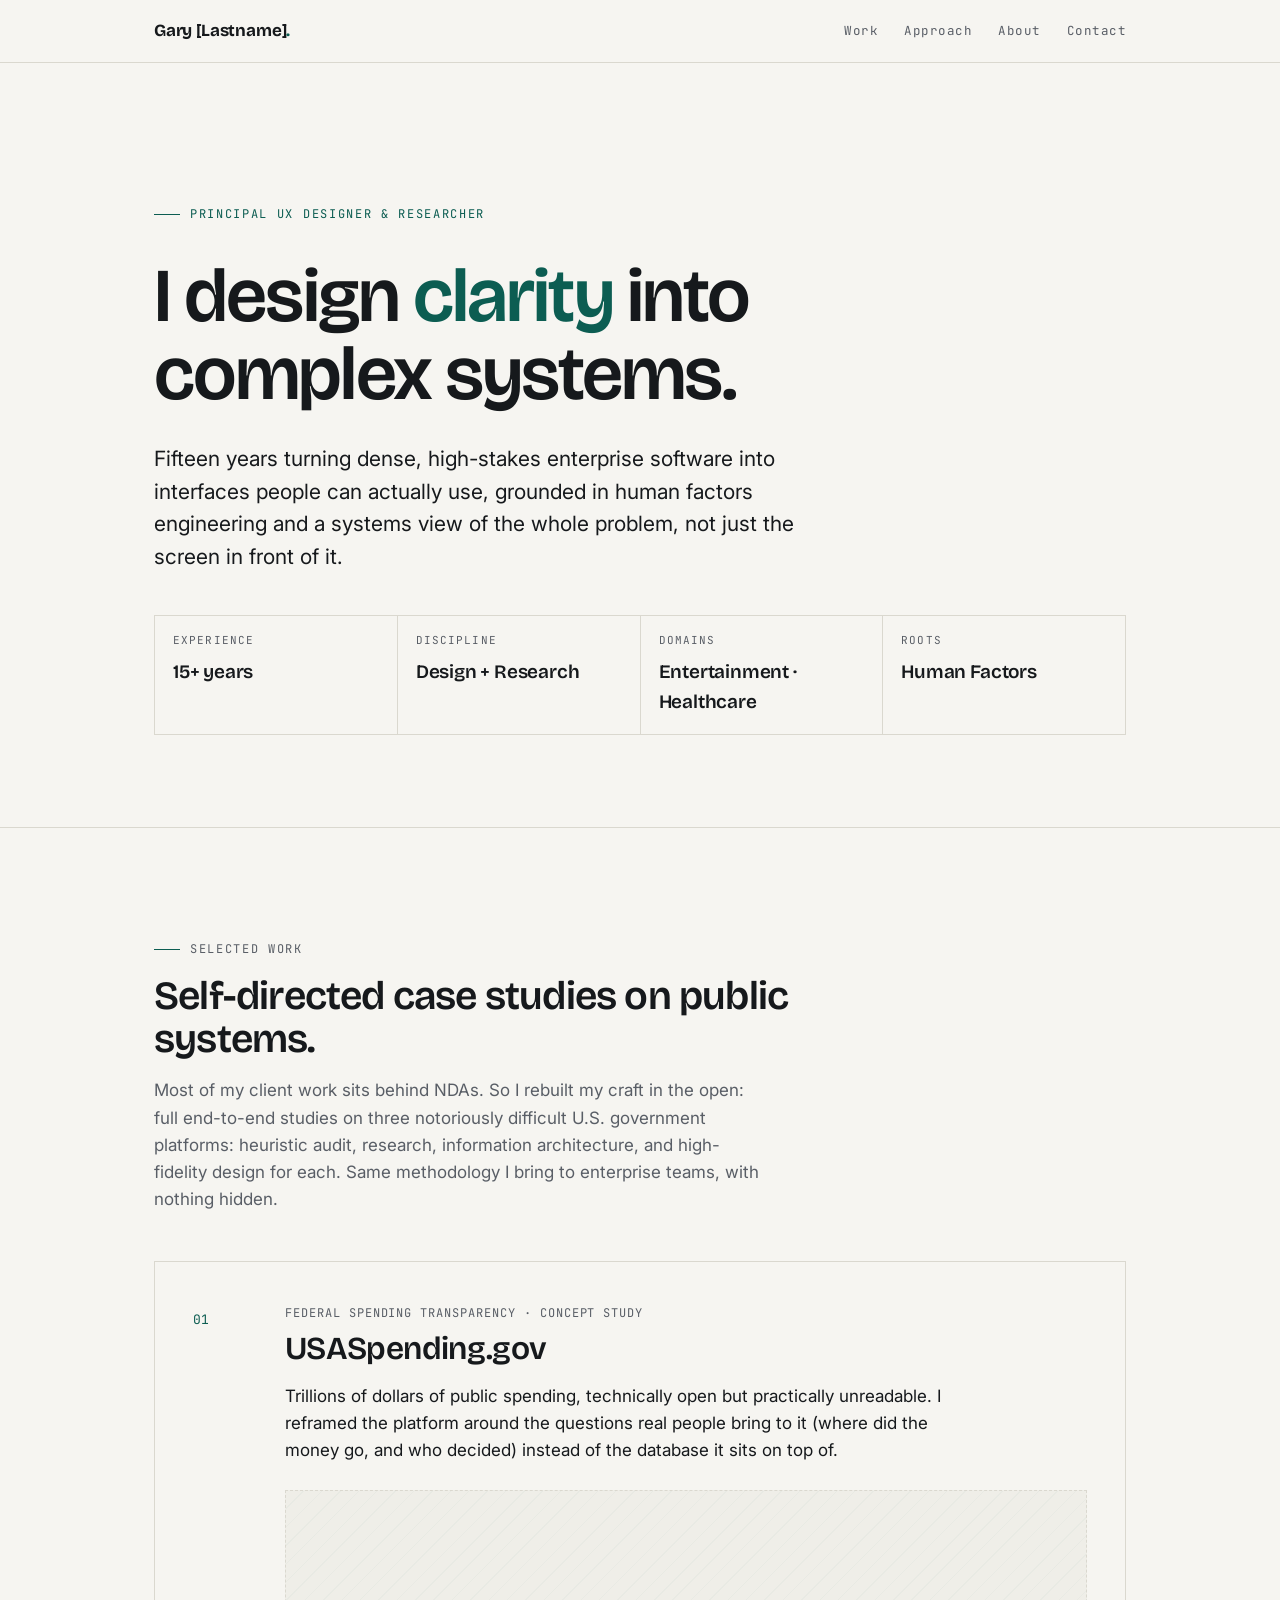
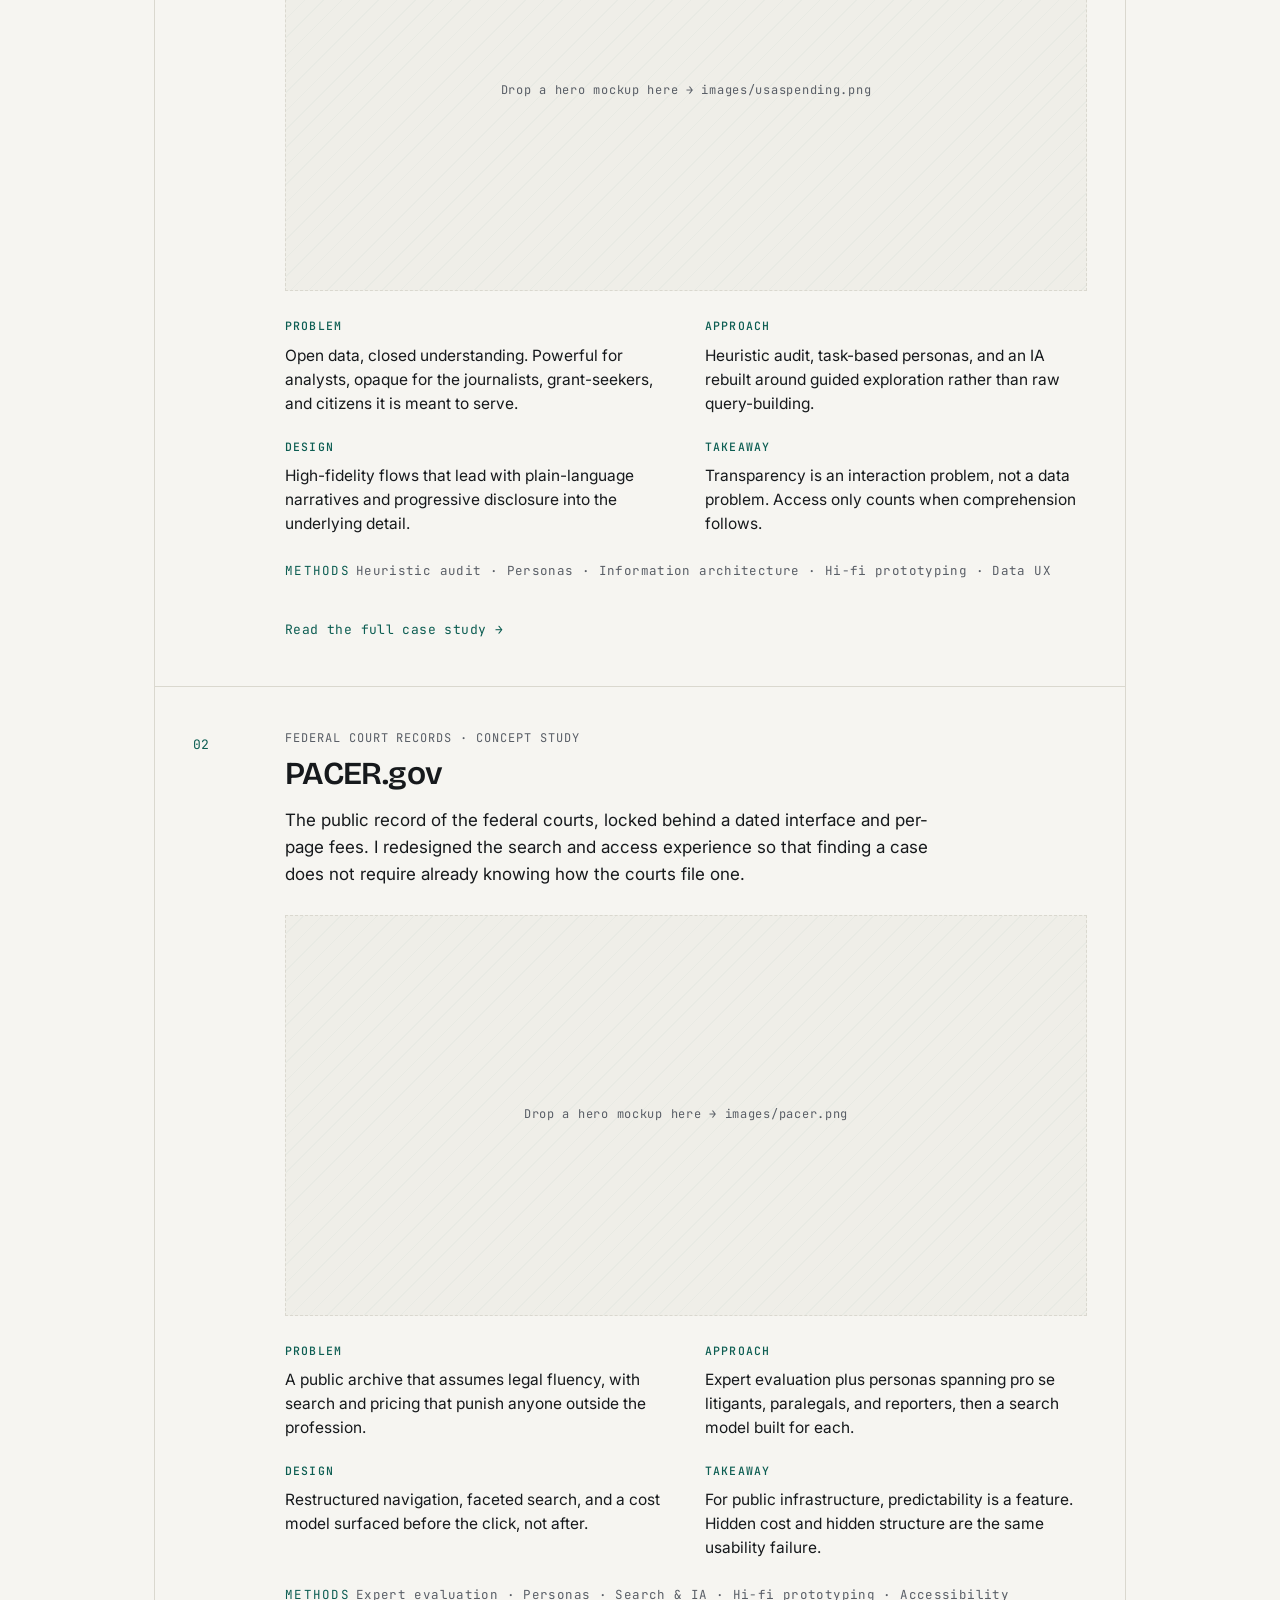
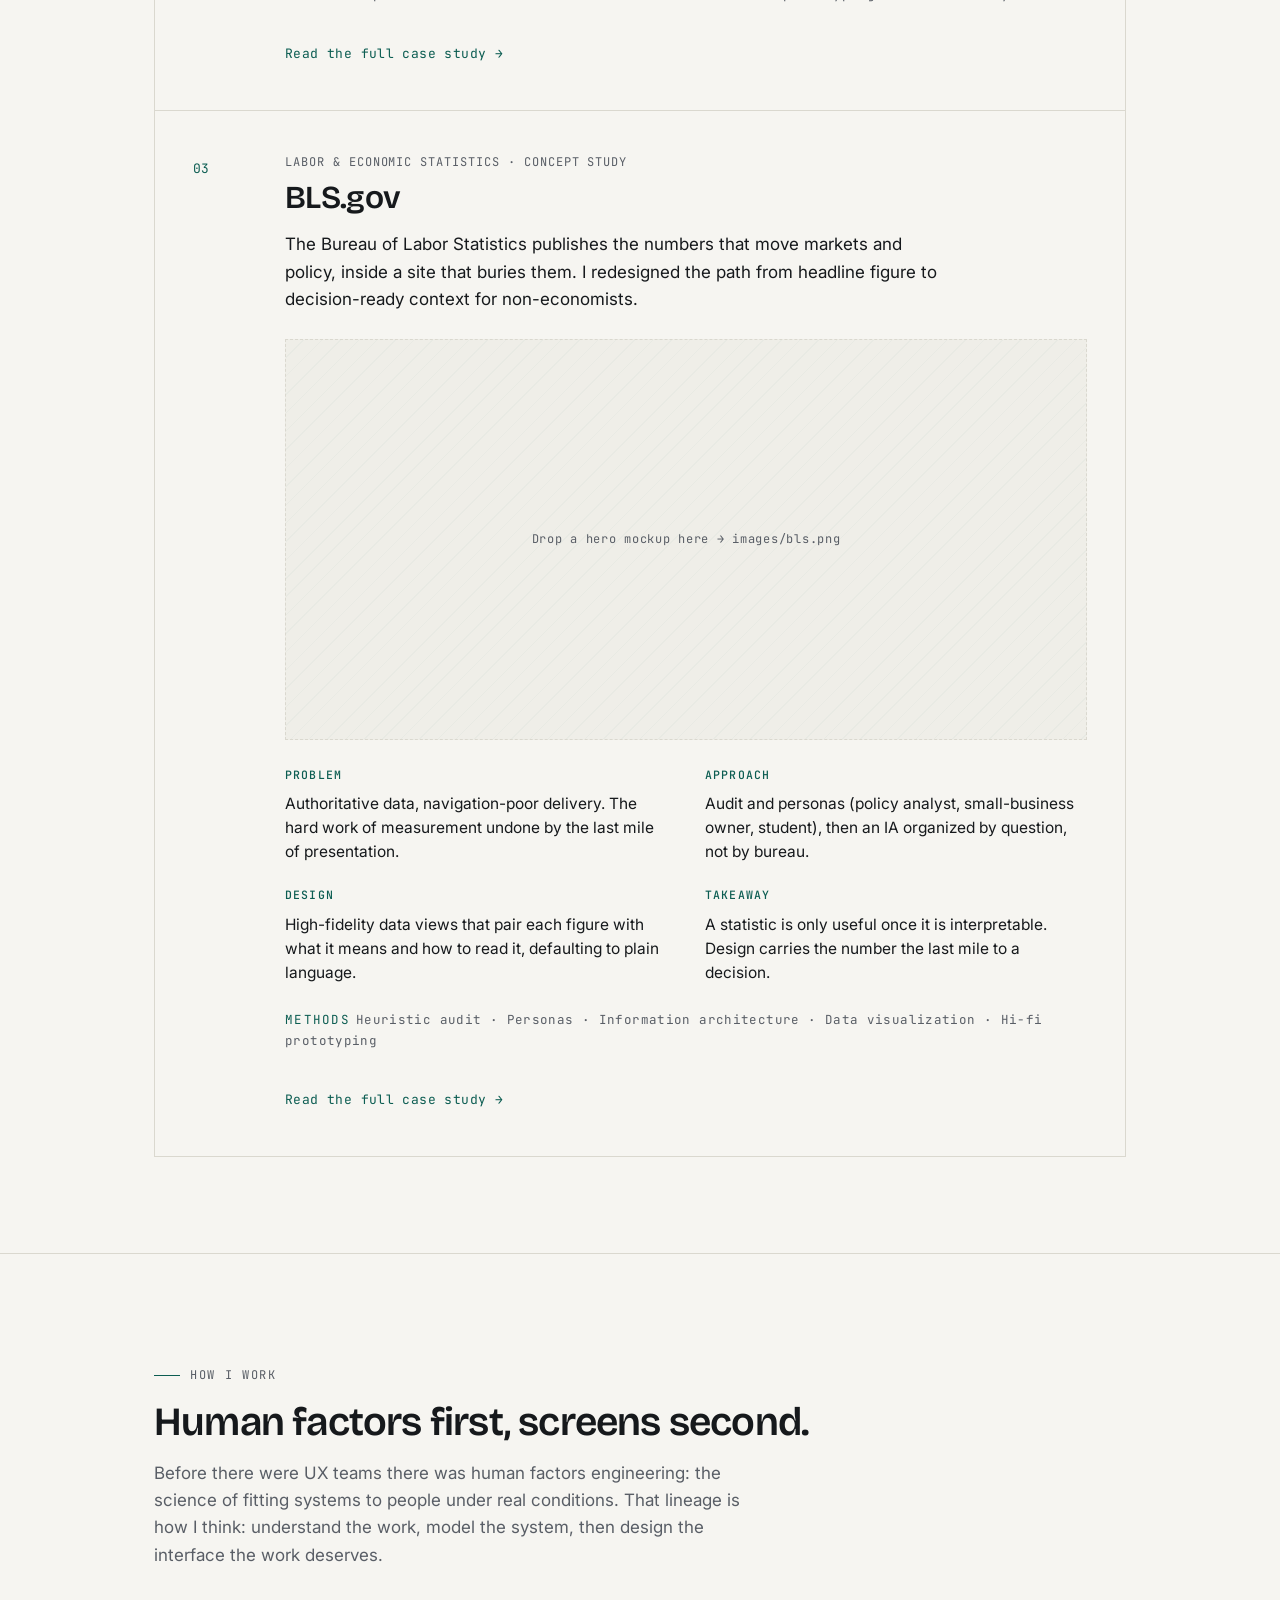
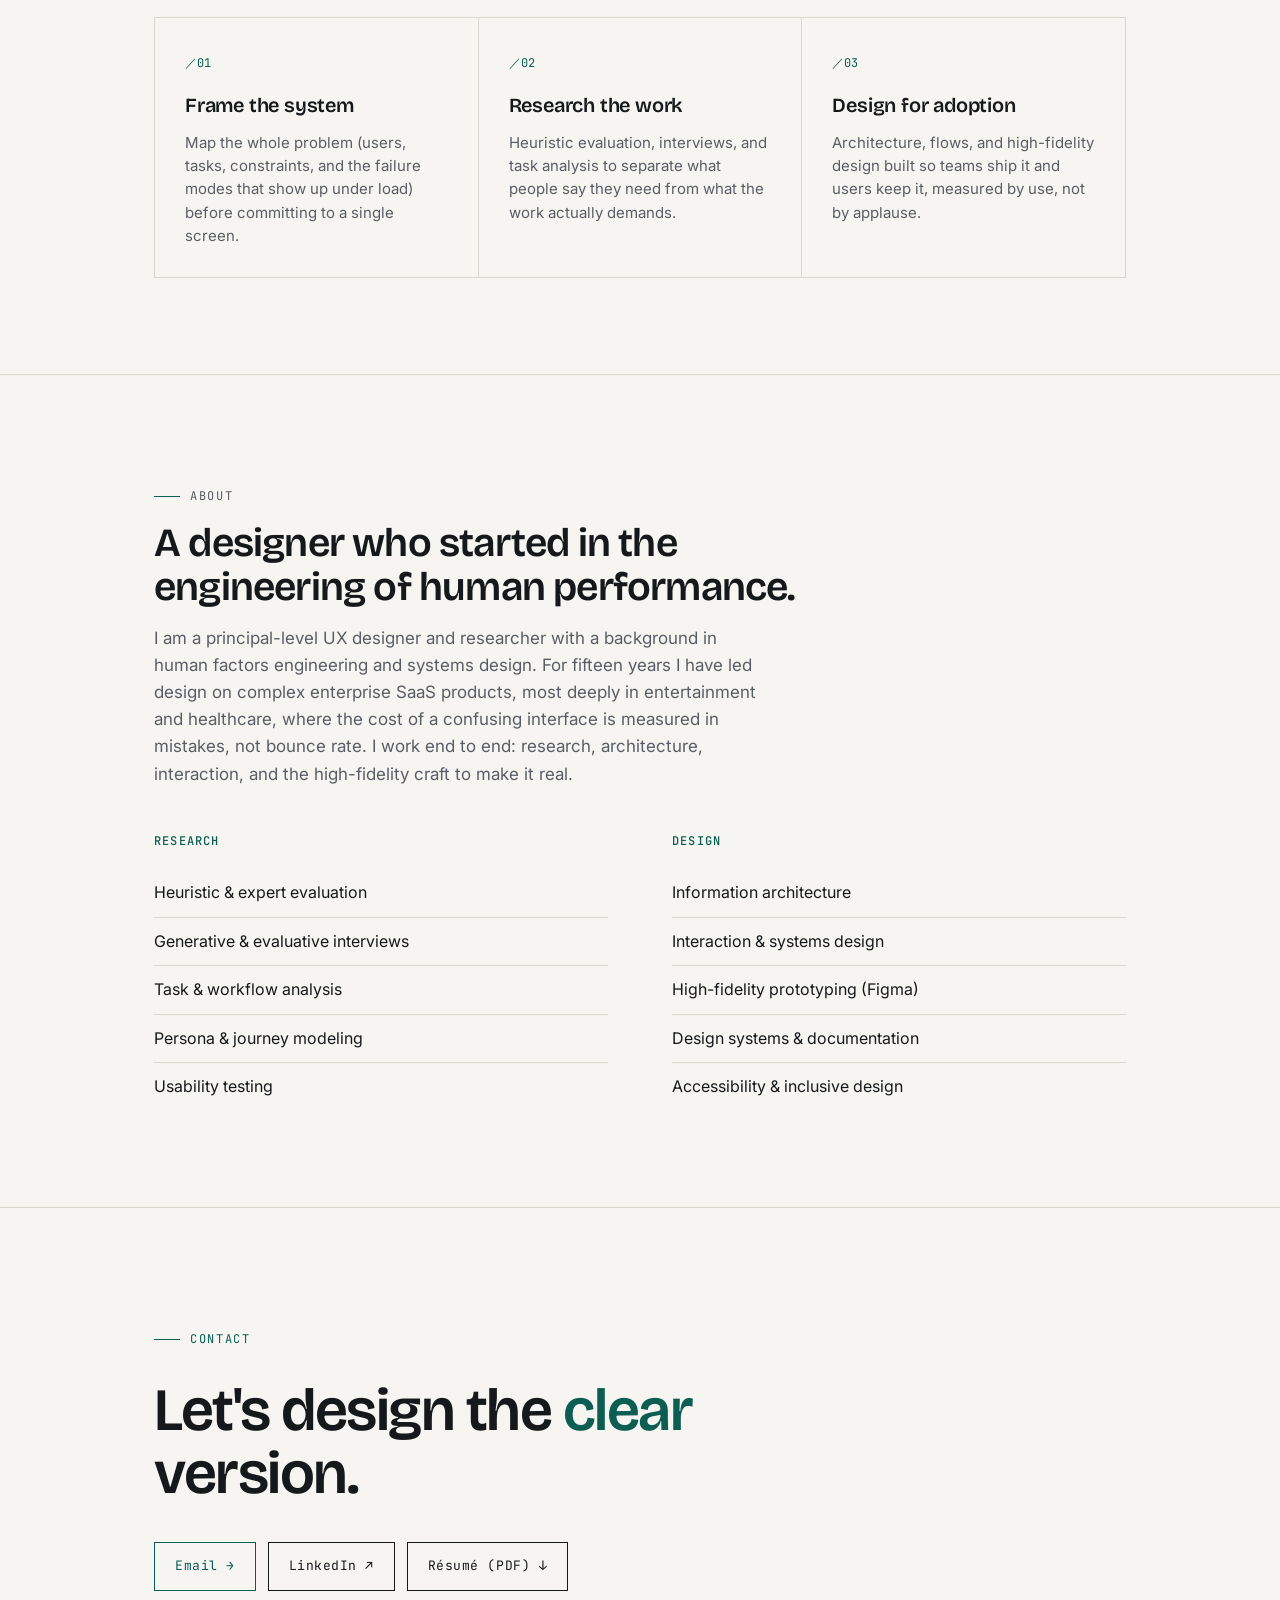
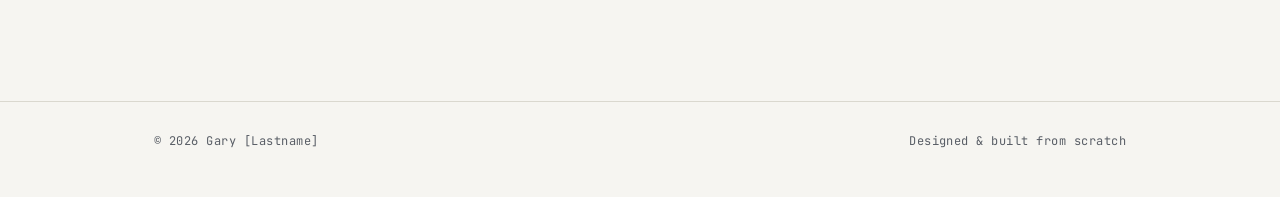
<file: GaryOlacsiPortfolioWebsite/index.html>
<!DOCTYPE html>
<html lang="en">
<head>
<meta charset="UTF-8" />
<meta name="viewport" content="width=device-width, initial-scale=1.0" />
<!-- EDIT: page title shown in the browser tab and search results -->
<title>Gary [Lastname], Principal UX Designer &amp; Researcher</title>
<meta name="description" content="Principal UX Designer and Researcher with a Human Factors background. Fifteen years designing clarity into complex enterprise systems across Entertainment and Healthcare." />

<link rel="preconnect" href="https://fonts.googleapis.com" />
<link rel="preconnect" href="https://fonts.gstatic.com" crossorigin />
<link href="https://fonts.googleapis.com/css2?family=Bricolage+Grotesque:opsz,wght@12..96,400;12..96,500;12..96,600;12..96,700&family=Inter:wght@400;500;600&family=JetBrains+Mono:wght@400;500&display=swap" rel="stylesheet" />

<link rel="stylesheet" href="styles.css" />
</head>
<body>

  <header class="topbar">
    <div class="wrap topbar-inner">
      <!-- EDIT: your name -->
      <a href="#top" class="brand">Gary [Lastname]<span class="dot">.</span></a>
      <nav class="nav" aria-label="Primary">
        <a href="#work">Work</a>
        <a href="#approach">Approach</a>
        <a href="#about">About</a>
        <a href="#contact">Contact</a>
      </nav>
    </div>
  </header>

  <main id="top">

    <!-- ============ HERO ============ -->
    <section class="hero">
      <div class="wrap">
        <p class="eyebrow reveal">Principal UX Designer &amp; Researcher</p>
        <h1 class="reveal">I design <em>clarity</em> into complex systems.</h1>
        <p class="hero-lede reveal">
          Fifteen years turning dense, high-stakes enterprise software into interfaces people
          can actually use, grounded in human factors engineering and a systems view of the
          whole problem, not just the screen in front of it.
        </p>

        <div class="hero-meta reveal">
          <div class="cell"><span class="k">Experience</span><span class="v">15+ years</span></div>
          <div class="cell"><span class="k">Discipline</span><span class="v">Design + Research</span></div>
          <div class="cell"><span class="k">Domains</span><span class="v">Entertainment · Healthcare</span></div>
          <div class="cell"><span class="k">Roots</span><span class="v">Human Factors</span></div>
        </div>
      </div>
    </section>

    <!-- ============ SELECTED WORK ============ -->
    <section id="work" class="band">
      <div class="wrap">
        <div class="band-head reveal">
          <p class="eyebrow">Selected work</p>
          <h2>Self-directed case studies on public systems.</h2>
          <p>
            Most of my client work sits behind NDAs. So I rebuilt my craft in the open:
            full end-to-end studies on three notoriously difficult U.S. government platforms:
            heuristic audit, research, information architecture, and high-fidelity design for each.
            Same methodology I bring to enterprise teams, with nothing hidden.
          </p>
        </div>

        <div class="work-list">

          <!-- CASE 1 -->
          <article class="case reveal">
            <div class="case-index">01</div>
            <div>
              <p class="case-kicker">Federal spending transparency · concept study</p>
              <h3 class="case-title"><a href="usaspending.html">USASpending.gov</a></h3>
              <p class="case-summary">
                Trillions of dollars of public spending, technically open but practically unreadable.
                I reframed the platform around the questions real people bring to it (where did the
                money go, and who decided) instead of the database it sits on top of.
              </p>

              <div class="shot">
                <!-- EDIT: replace this box by adding <img src="images/usaspending.png" alt="..."> -->
                <span>Drop a hero mockup here&nbsp;→&nbsp;images/usaspending.png</span>
              </div>

              <div class="case-grid">
                <div>
                  <h4>Problem</h4>
                  <p>Open data, closed understanding. Powerful for analysts, opaque for the journalists, grant-seekers, and citizens it is meant to serve.</p>
                </div>
                <div>
                  <h4>Approach</h4>
                  <p>Heuristic audit, task-based personas, and an IA rebuilt around guided exploration rather than raw query-building.</p>
                </div>
                <div>
                  <h4>Design</h4>
                  <p>High-fidelity flows that lead with plain-language narratives and progressive disclosure into the underlying detail.</p>
                </div>
                <div>
                  <h4>Takeaway</h4>
                  <p>Transparency is an interaction problem, not a data problem. Access only counts when comprehension follows.</p>
                </div>
              </div>

              <p class="case-methods">
                <span class="label">Methods</span>Heuristic audit · Personas · Information architecture · Hi-fi prototyping · Data UX
              </p>

              <a class="case-cta" href="usaspending.html">Read the full case study →</a>
            </div>
          </article>

          <!-- CASE 2 -->
          <article class="case reveal">
            <div class="case-index">02</div>
            <div>
              <p class="case-kicker">Federal court records · concept study</p>
              <h3 class="case-title"><a href="pacer.html">PACER.gov</a></h3>
              <p class="case-summary">
                The public record of the federal courts, locked behind a dated interface and
                per-page fees. I redesigned the search and access experience so that finding a
                case does not require already knowing how the courts file one.
              </p>

              <div class="shot">
                <span>Drop a hero mockup here&nbsp;→&nbsp;images/pacer.png</span>
              </div>

              <div class="case-grid">
                <div>
                  <h4>Problem</h4>
                  <p>A public archive that assumes legal fluency, with search and pricing that punish anyone outside the profession.</p>
                </div>
                <div>
                  <h4>Approach</h4>
                  <p>Expert evaluation plus personas spanning pro se litigants, paralegals, and reporters, then a search model built for each.</p>
                </div>
                <div>
                  <h4>Design</h4>
                  <p>Restructured navigation, faceted search, and a cost model surfaced before the click, not after.</p>
                </div>
                <div>
                  <h4>Takeaway</h4>
                  <p>For public infrastructure, predictability is a feature. Hidden cost and hidden structure are the same usability failure.</p>
                </div>
              </div>

              <p class="case-methods">
                <span class="label">Methods</span>Expert evaluation · Personas · Search &amp; IA · Hi-fi prototyping · Accessibility
              </p>

              <a class="case-cta" href="pacer.html">Read the full case study →</a>
            </div>
          </article>

          <!-- CASE 3 -->
          <article class="case reveal">
            <div class="case-index">03</div>
            <div>
              <p class="case-kicker">Labor &amp; economic statistics · concept study</p>
              <h3 class="case-title"><a href="bls.html">BLS.gov</a></h3>
              <p class="case-summary">
                The Bureau of Labor Statistics publishes the numbers that move markets and policy,
                inside a site that buries them. I redesigned the path from headline figure to
                decision-ready context for non-economists.
              </p>

              <div class="shot">
                <span>Drop a hero mockup here&nbsp;→&nbsp;images/bls.png</span>
              </div>

              <div class="case-grid">
                <div>
                  <h4>Problem</h4>
                  <p>Authoritative data, navigation-poor delivery. The hard work of measurement undone by the last mile of presentation.</p>
                </div>
                <div>
                  <h4>Approach</h4>
                  <p>Audit and personas (policy analyst, small-business owner, student), then an IA organized by question, not by bureau.</p>
                </div>
                <div>
                  <h4>Design</h4>
                  <p>High-fidelity data views that pair each figure with what it means and how to read it, defaulting to plain language.</p>
                </div>
                <div>
                  <h4>Takeaway</h4>
                  <p>A statistic is only useful once it is interpretable. Design carries the number the last mile to a decision.</p>
                </div>
              </div>

              <p class="case-methods">
                <span class="label">Methods</span>Heuristic audit · Personas · Information architecture · Data visualization · Hi-fi prototyping
              </p>

              <a class="case-cta" href="bls.html">Read the full case study →</a>
            </div>
          </article>

        </div>
      </div>
    </section>

    <!-- ============ APPROACH ============ -->
    <section id="approach" class="band">
      <div class="wrap">
        <div class="band-head reveal">
          <p class="eyebrow">How I work</p>
          <h2>Human factors first, screens second.</h2>
          <p>
            Before there were UX teams there was human factors engineering: the science of
            fitting systems to people under real conditions. That lineage is how I think:
            understand the work, model the system, then design the interface the work deserves.
          </p>
        </div>

        <div class="approach-grid">
          <div class="col reveal">
            <span class="num">／01</span>
            <h3>Frame the system</h3>
            <p>Map the whole problem (users, tasks, constraints, and the failure modes that show up under load) before committing to a single screen.</p>
          </div>
          <div class="col reveal">
            <span class="num">／02</span>
            <h3>Research the work</h3>
            <p>Heuristic evaluation, interviews, and task analysis to separate what people say they need from what the work actually demands.</p>
          </div>
          <div class="col reveal">
            <span class="num">／03</span>
            <h3>Design for adoption</h3>
            <p>Architecture, flows, and high-fidelity design built so teams ship it and users keep it, measured by use, not by applause.</p>
          </div>
        </div>
      </div>
    </section>

    <!-- ============ ABOUT / CAPABILITIES ============ -->
    <section id="about" class="band">
      <div class="wrap">
        <div class="band-head reveal">
          <p class="eyebrow">About</p>
          <h2>A designer who started in the engineering of human performance.</h2>
          <p>
            I am a principal-level UX designer and researcher with a background in human factors
            engineering and systems design. For fifteen years I have led design on complex
            enterprise SaaS products, most deeply in entertainment and healthcare, where the
            cost of a confusing interface is measured in mistakes, not bounce rate. I work end to
            end: research, architecture, interaction, and the high-fidelity craft to make it real.
          </p>
        </div>

        <div class="cap-wrap reveal">
          <div class="cap-block">
            <h3>Research</h3>
            <ul>
              <li>Heuristic &amp; expert evaluation</li>
              <li>Generative &amp; evaluative interviews</li>
              <li>Task &amp; workflow analysis</li>
              <li>Persona &amp; journey modeling</li>
              <li>Usability testing</li>
            </ul>
          </div>
          <div class="cap-block">
            <h3>Design</h3>
            <ul>
              <li>Information architecture</li>
              <li>Interaction &amp; systems design</li>
              <li>High-fidelity prototyping (Figma)</li>
              <li>Design systems &amp; documentation</li>
              <li>Accessibility &amp; inclusive design</li>
            </ul>
          </div>
        </div>
      </div>
    </section>

    <!-- ============ CONTACT ============ -->
    <section id="contact" class="contact">
      <div class="wrap">
        <p class="eyebrow reveal">Contact</p>
        <h2 class="reveal">Let's design the <em>clear</em> version.</h2>
        <div class="contact-links reveal">
          <!-- EDIT every link below -->
          <a class="btn accent" href="mailto:you@example.com">Email →</a>
          <a class="btn" href="https://www.linkedin.com/in/your-handle" target="_blank" rel="noopener">LinkedIn ↗</a>
          <a class="btn" href="#" target="_blank" rel="noopener">Résumé (PDF) ↓</a>
        </div>
      </div>
    </section>

  </main>

  <footer>
    <div class="wrap foot-inner">
      <p>© <span id="year"></span> Gary [Lastname]</p>
      <p>Designed &amp; built from scratch</p>
    </div>
  </footer>

  <script>
    document.getElementById("year").textContent = new Date().getFullYear();

    // scroll reveal
    var els = document.querySelectorAll(".reveal");
    if ("IntersectionObserver" in window && !window.matchMedia("(prefers-reduced-motion: reduce)").matches) {
      var io = new IntersectionObserver(function (entries) {
        entries.forEach(function (e) {
          if (e.isIntersecting) { e.target.classList.add("in"); io.unobserve(e.target); }
        });
      }, { threshold: 0.12 });
      els.forEach(function (el) { io.observe(el); });
    } else {
      els.forEach(function (el) { el.classList.add("in"); });
    }
  </script>

</body>
</html>
</file>
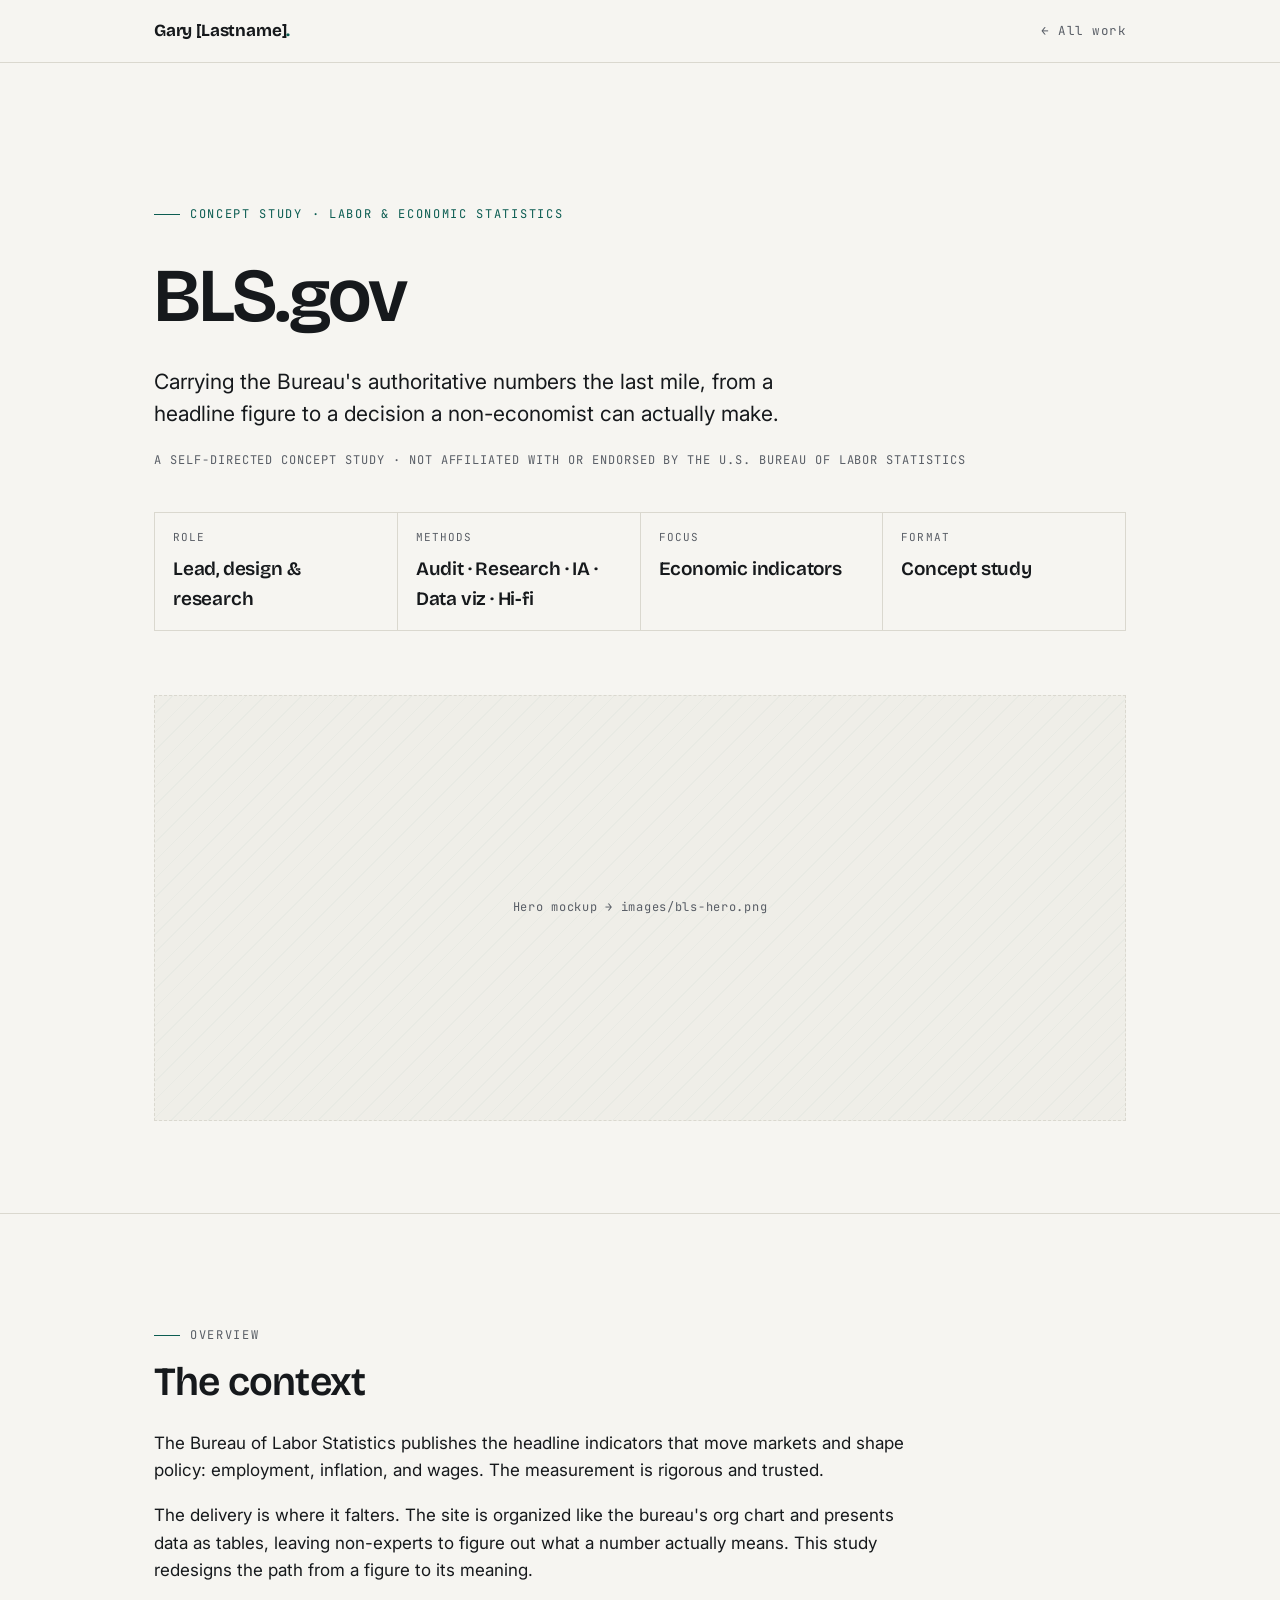
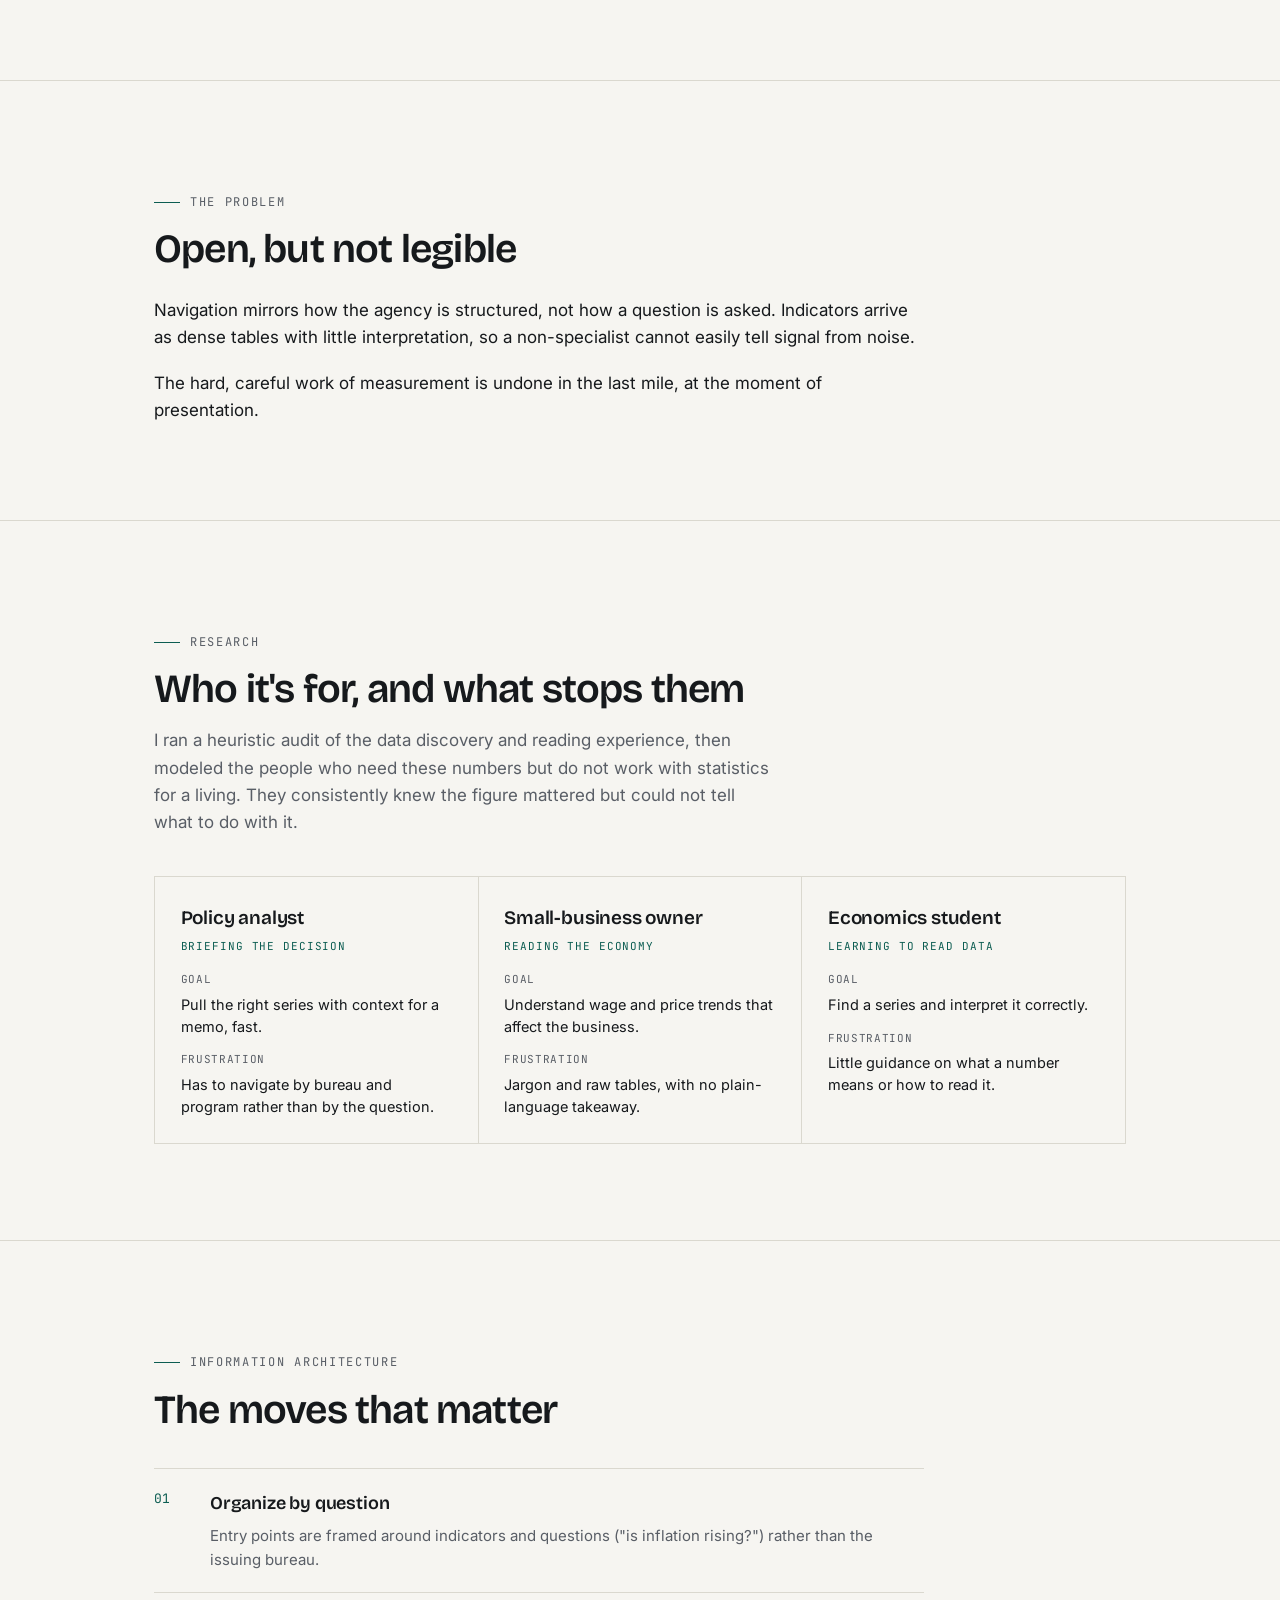
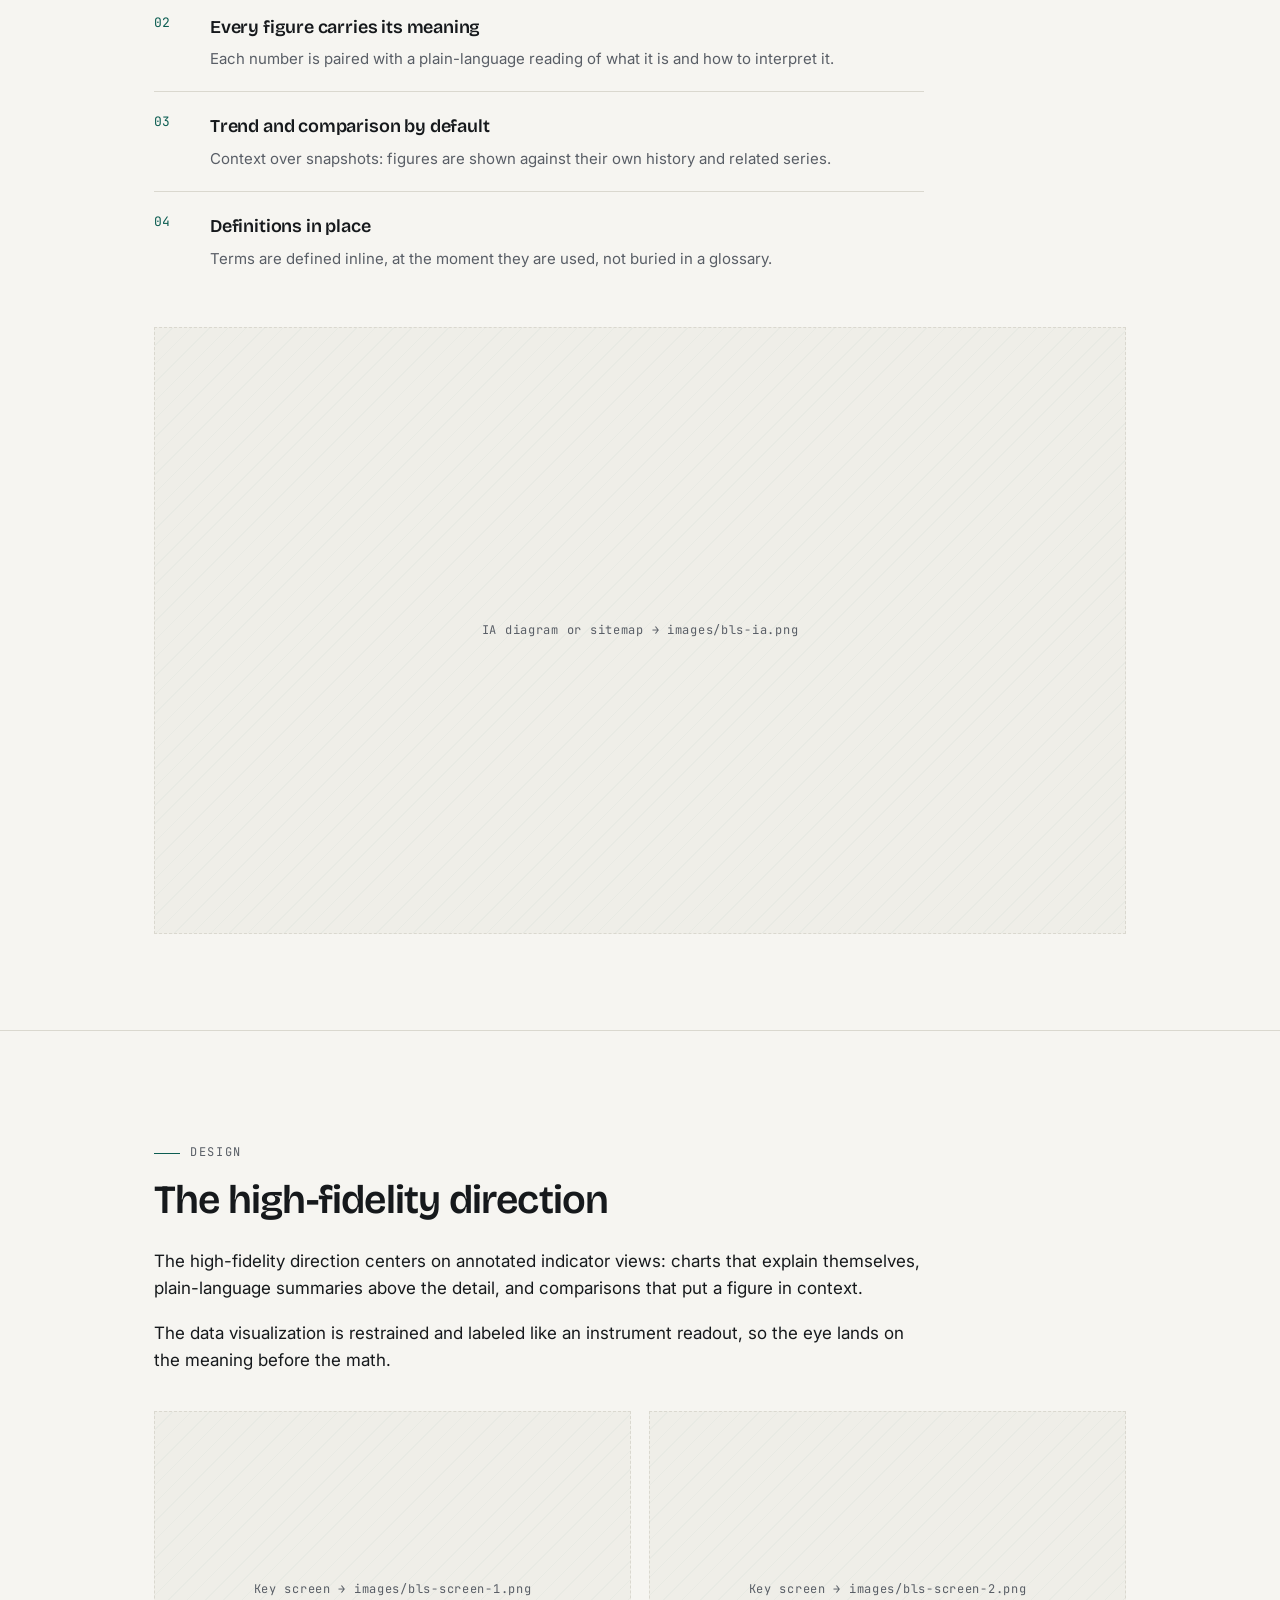
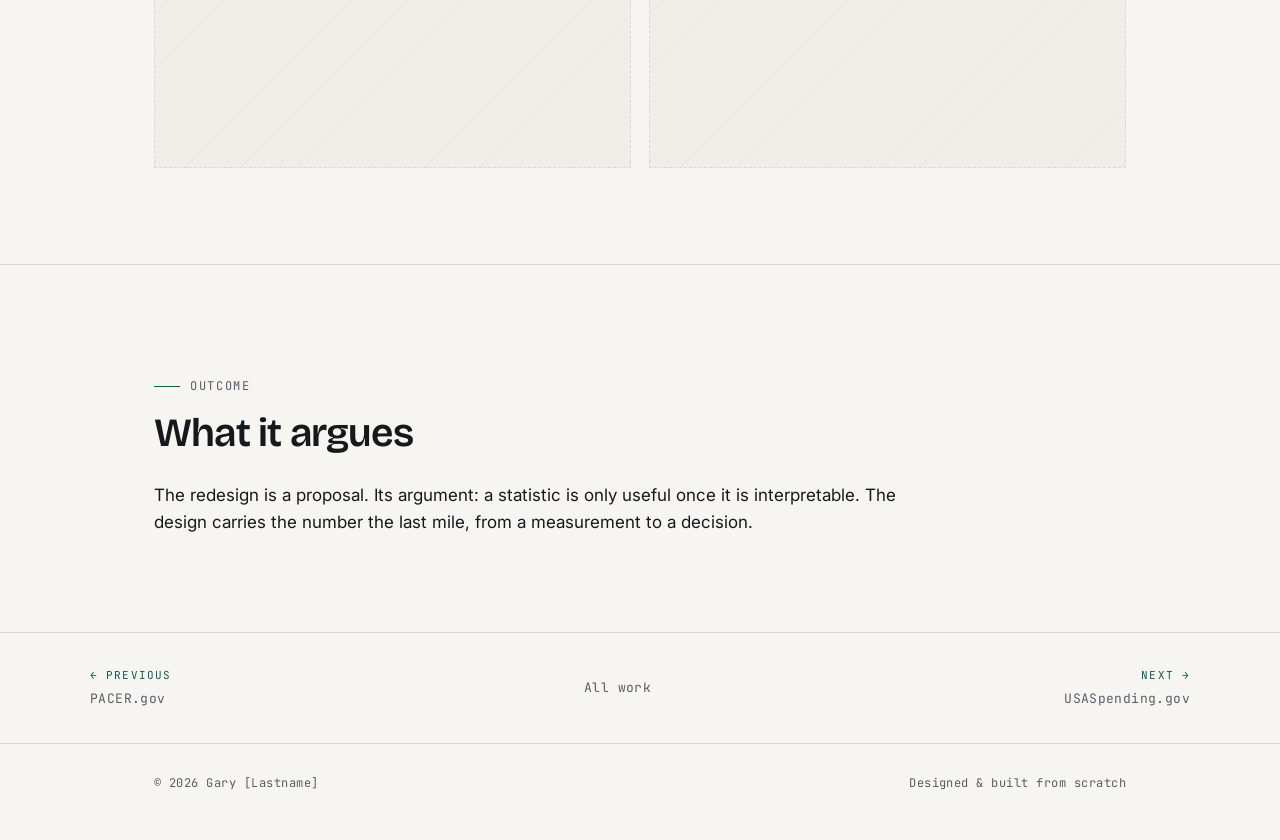
<file: GaryOlacsiPortfolioWebsite/bls.html>
<!DOCTYPE html>
<html lang="en">
<head>
<meta charset="UTF-8" />
<meta name="viewport" content="width=device-width, initial-scale=1.0" />
<title>BLS.gov — Case study — Gary [Lastname]</title>
<meta name="description" content="Carrying the Bureau's authoritative numbers the last mile, from a headline figure to a decision a non-economist can actually make." />
<link rel="preconnect" href="https://fonts.googleapis.com" />
<link rel="preconnect" href="https://fonts.gstatic.com" crossorigin />
<link href="https://fonts.googleapis.com/css2?family=Bricolage+Grotesque:opsz,wght@12..96,400;12..96,500;12..96,600;12..96,700&family=Inter:wght@400;500;600&family=JetBrains+Mono:wght@400;500&display=swap" rel="stylesheet" />
<link rel="stylesheet" href="styles.css" />
</head>
<body>

  <header class="topbar">
    <div class="wrap topbar-inner">
      <!-- EDIT: your name -->
      <a href="index.html" class="brand">Gary [Lastname]<span class="dot">.</span></a>
      <nav class="nav" aria-label="Primary">
        <a class="back-link" href="index.html#work">← All work</a>
      </nav>
    </div>
  </header>

  <main id="top">

    <!-- ===== HERO ===== -->
    <section class="hero">
      <div class="wrap">
        <p class="eyebrow reveal">Concept study · Labor &amp; economic statistics</p>
        <h1 class="reveal">BLS.gov</h1>
        <p class="hero-lede reveal">Carrying the Bureau's authoritative numbers the last mile, from a headline figure to a decision a non-economist can actually make.</p>
        <p class="readout reveal" style="margin-top:20px;">A self-directed concept study · Not affiliated with or endorsed by the U.S. Bureau of Labor Statistics</p>

        <div class="hero-meta reveal">
          <div class="cell"><span class="k">Role</span><span class="v">Lead, design &amp; research</span></div>
          <div class="cell"><span class="k">Methods</span><span class="v">Audit · Research · IA · Data viz · Hi-fi</span></div>
          <div class="cell"><span class="k">Focus</span><span class="v">Economic indicators</span></div>
          <div class="cell"><span class="k">Format</span><span class="v">Concept study</span></div>
        </div>

        <!-- EDIT: replace the span with <img src="images/bls-hero.png" alt="..."> -->
        <div class="shot cs-shot reveal"><span>Hero mockup → images/bls-hero.png</span></div>
      </div>
    </section>

    <!-- ===== OVERVIEW ===== -->
    <section class="band">
      <div class="wrap">
        <div class="band-head reveal">
          <p class="eyebrow">Overview</p>
          <h2>The context</h2>
        </div>
        <div class="prose reveal" style="margin-top:26px;">
          <p>The Bureau of Labor Statistics publishes the headline indicators that move markets and shape policy: employment, inflation, and wages. The measurement is rigorous and trusted.</p>
          <p>The delivery is where it falters. The site is organized like the bureau's org chart and presents data as tables, leaving non-experts to figure out what a number actually means. This study redesigns the path from a figure to its meaning.</p>
        </div>
      </div>
    </section>

    <!-- ===== PROBLEM ===== -->
    <section class="band">
      <div class="wrap">
        <div class="band-head reveal">
          <p class="eyebrow">The problem</p>
          <h2>Open, but not legible</h2>
        </div>
        <div class="prose reveal" style="margin-top:26px;">
          <p>Navigation mirrors how the agency is structured, not how a question is asked. Indicators arrive as dense tables with little interpretation, so a non-specialist cannot easily tell signal from noise.</p>
          <p>The hard, careful work of measurement is undone in the last mile, at the moment of presentation.</p>
        </div>
      </div>
    </section>

    <!-- ===== RESEARCH ===== -->
    <section class="band">
      <div class="wrap">
        <div class="band-head reveal">
          <p class="eyebrow">Research</p>
          <h2>Who it's for, and what stops them</h2>
          <p>I ran a heuristic audit of the data discovery and reading experience, then modeled the people who need these numbers but do not work with statistics for a living. They consistently knew the figure mattered but could not tell what to do with it.</p>
        </div>
        <!-- EDIT: swap in your real personas, goals, and pain points -->
        <div class="persona-grid reveal">
          <article class="persona">
            <h3 class="role">Policy analyst</h3>
            <p class="tagline">Briefing the decision</p>
            <dl>
              <dt>Goal</dt><dd>Pull the right series with context for a memo, fast.</dd>
              <dt>Frustration</dt><dd>Has to navigate by bureau and program rather than by the question.</dd>
            </dl>
          </article>
          <article class="persona">
            <h3 class="role">Small-business owner</h3>
            <p class="tagline">Reading the economy</p>
            <dl>
              <dt>Goal</dt><dd>Understand wage and price trends that affect the business.</dd>
              <dt>Frustration</dt><dd>Jargon and raw tables, with no plain-language takeaway.</dd>
            </dl>
          </article>
          <article class="persona">
            <h3 class="role">Economics student</h3>
            <p class="tagline">Learning to read data</p>
            <dl>
              <dt>Goal</dt><dd>Find a series and interpret it correctly.</dd>
              <dt>Frustration</dt><dd>Little guidance on what a number means or how to read it.</dd>
            </dl>
          </article>
        </div>
      </div>
    </section>

    <!-- ===== INFORMATION ARCHITECTURE ===== -->
    <section class="band">
      <div class="wrap">
        <div class="band-head reveal">
          <p class="eyebrow">Information architecture</p>
          <h2>The moves that matter</h2>
        </div>
        <ol class="steps reveal">
          <li><h4>Organize by question</h4><p>Entry points are framed around indicators and questions ("is inflation rising?") rather than the issuing bureau.</p></li>
          <li><h4>Every figure carries its meaning</h4><p>Each number is paired with a plain-language reading of what it is and how to interpret it.</p></li>
          <li><h4>Trend and comparison by default</h4><p>Context over snapshots: figures are shown against their own history and related series.</p></li>
          <li><h4>Definitions in place</h4><p>Terms are defined inline, at the moment they are used, not buried in a glossary.</p></li>
        </ol>
        <!-- EDIT: drop your sitemap / IA diagram here -->
        <div class="shot tall reveal" style="margin-top:36px;"><span>IA diagram or sitemap → images/bls-ia.png</span></div>
      </div>
    </section>

    <!-- ===== DESIGN ===== -->
    <section class="band">
      <div class="wrap">
        <div class="band-head reveal">
          <p class="eyebrow">Design</p>
          <h2>The high-fidelity direction</h2>
        </div>
        <div class="prose reveal" style="margin-top:26px;">
          <p>The high-fidelity direction centers on annotated indicator views: charts that explain themselves, plain-language summaries above the detail, and comparisons that put a figure in context.</p>
          <p>The data visualization is restrained and labeled like an instrument readout, so the eye lands on the meaning before the math.</p>
        </div>
        <!-- EDIT: add two key screens -->
        <div class="shot-row reveal">
          <div class="shot"><span>Key screen → images/bls-screen-1.png</span></div>
          <div class="shot"><span>Key screen → images/bls-screen-2.png</span></div>
        </div>
      </div>
    </section>

    <!-- ===== OUTCOME ===== -->
    <section class="band">
      <div class="wrap">
        <div class="band-head reveal">
          <p class="eyebrow">Outcome</p>
          <h2>What it argues</h2>
        </div>
        <div class="prose reveal" style="margin-top:26px;">
          <p>The redesign is a proposal. Its argument: a statistic is only useful once it is interpretable. The design carries the number the last mile, from a measurement to a decision.</p>
        </div>
      </div>
    </section>

    <!-- ===== PAGER ===== -->
    <nav class="pager" aria-label="More case studies">
      <div class="wrap pager-inner">
        <a class="prev" href="pacer.html"><span class="lbl">← Previous</span>PACER.gov</a>
        <a class="back-link" href="index.html#work">All work</a>
        <a class="next" href="usaspending.html"><span class="lbl">Next →</span>USASpending.gov</a>
      </div>
    </nav>

  </main>

  <footer>
    <div class="wrap foot-inner">
      <p>© <span id="year"></span> Gary [Lastname]</p>
      <p>Designed &amp; built from scratch</p>
    </div>
  </footer>

  <script>
    document.getElementById("year").textContent = new Date().getFullYear();
    var els = document.querySelectorAll(".reveal");
    if ("IntersectionObserver" in window && !window.matchMedia("(prefers-reduced-motion: reduce)").matches) {
      var io = new IntersectionObserver(function (entries) {
        entries.forEach(function (e) { if (e.isIntersecting) { e.target.classList.add("in"); io.unobserve(e.target); } });
      }, { threshold: 0.12 });
      els.forEach(function (el) { io.observe(el); });
    } else { els.forEach(function (el) { el.classList.add("in"); }); }
  </script>

</body>
</html>
</file>
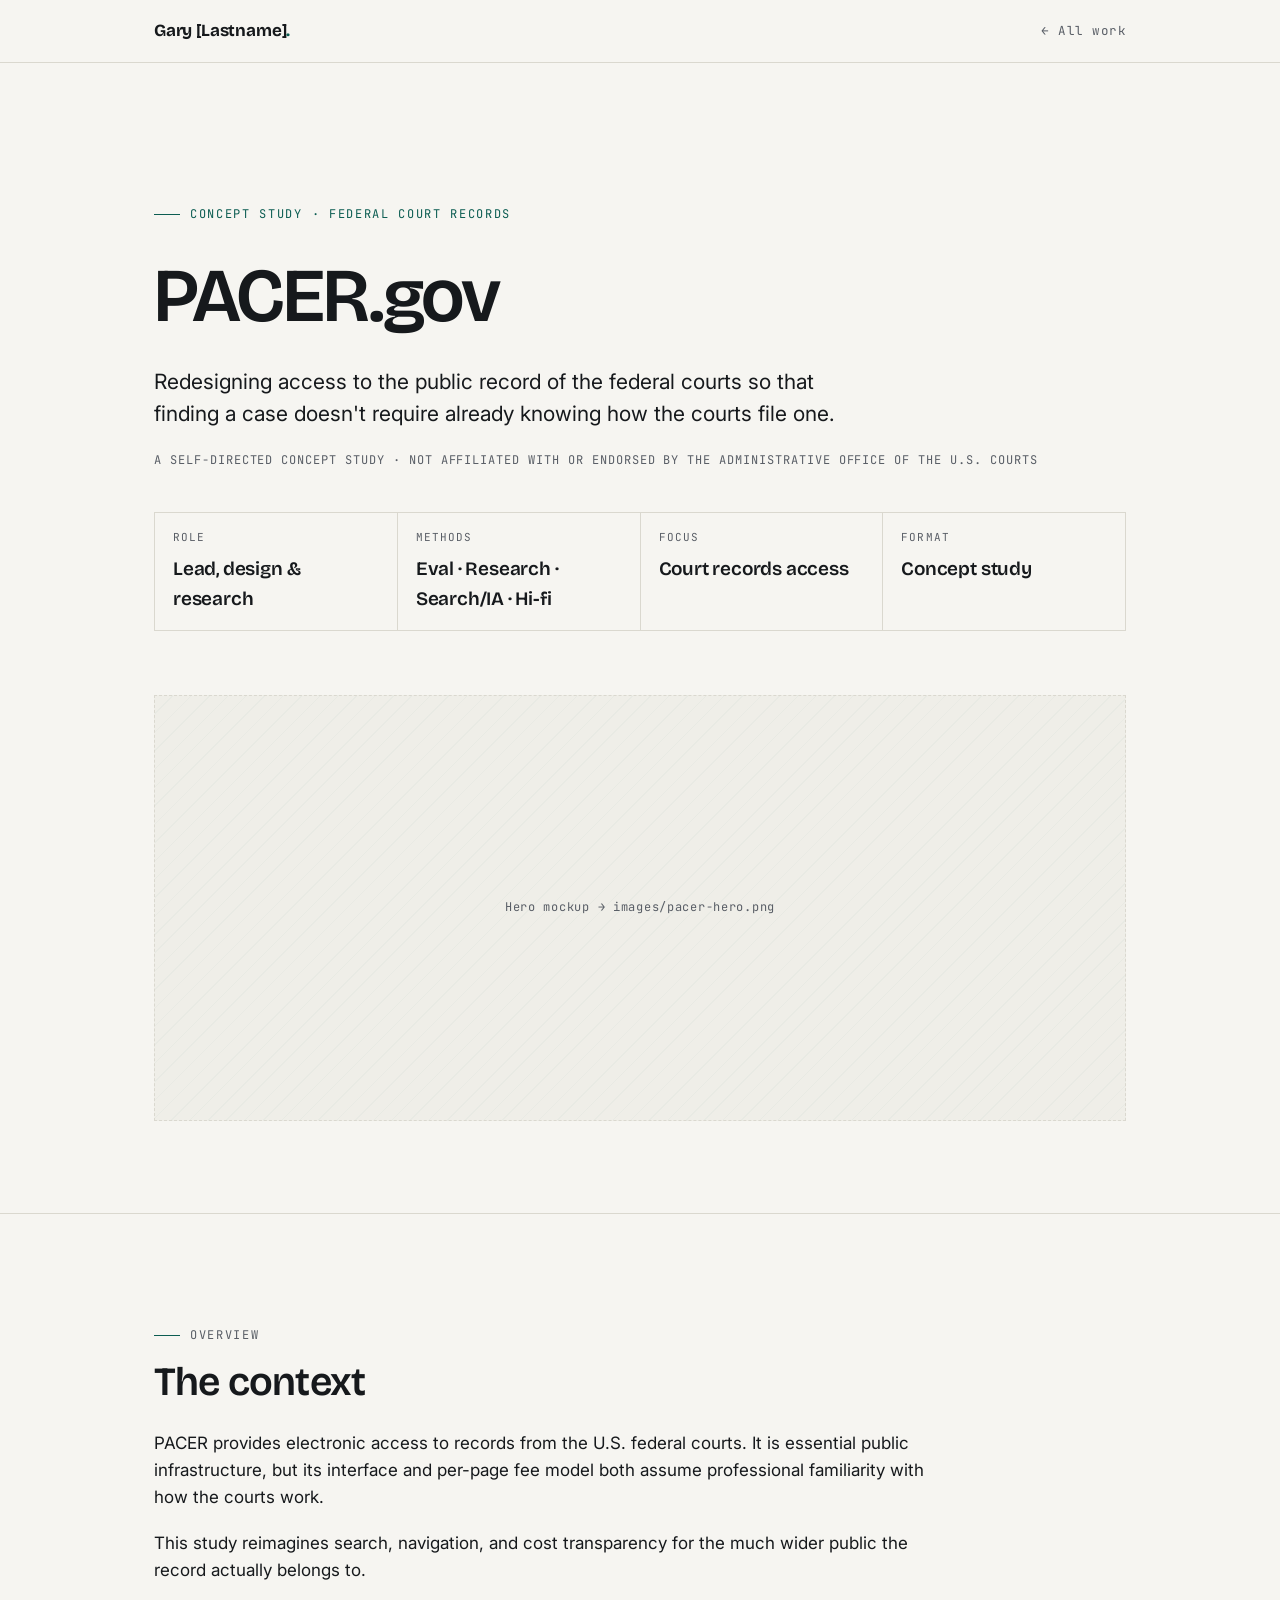
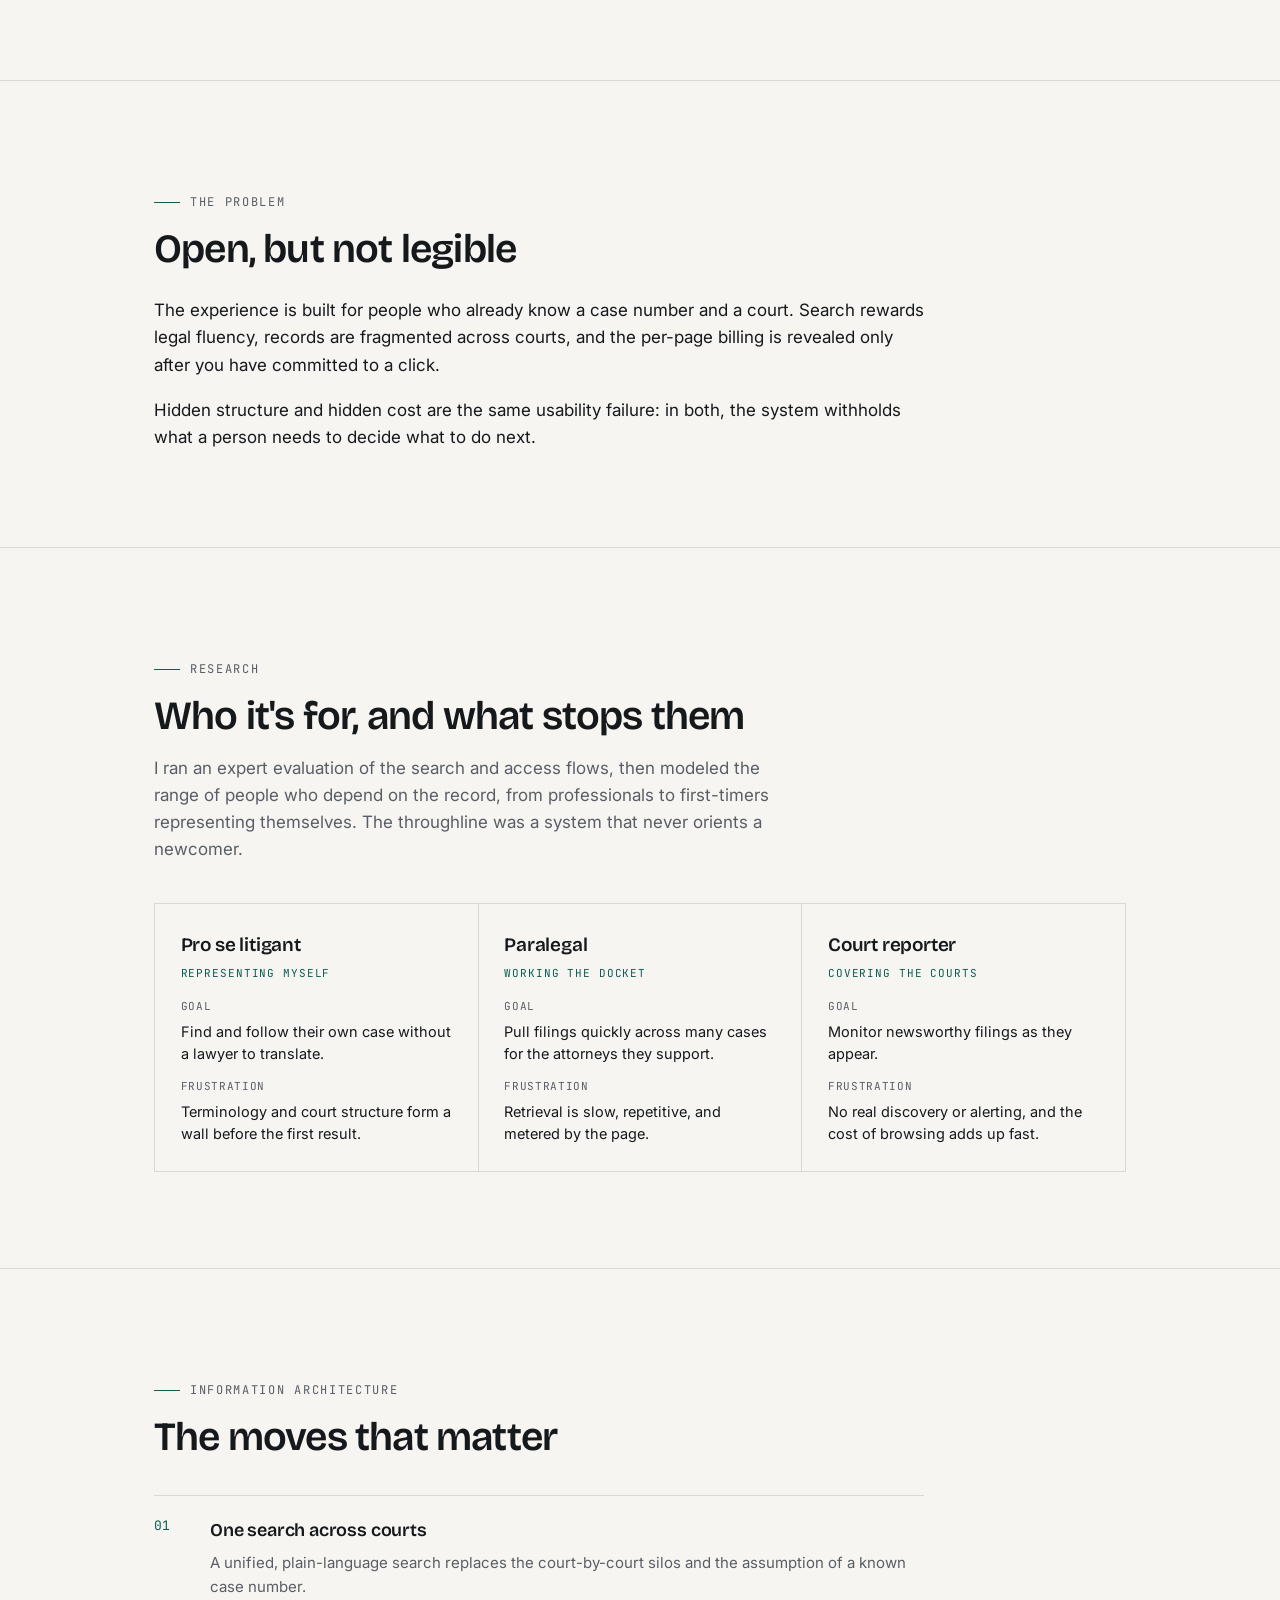
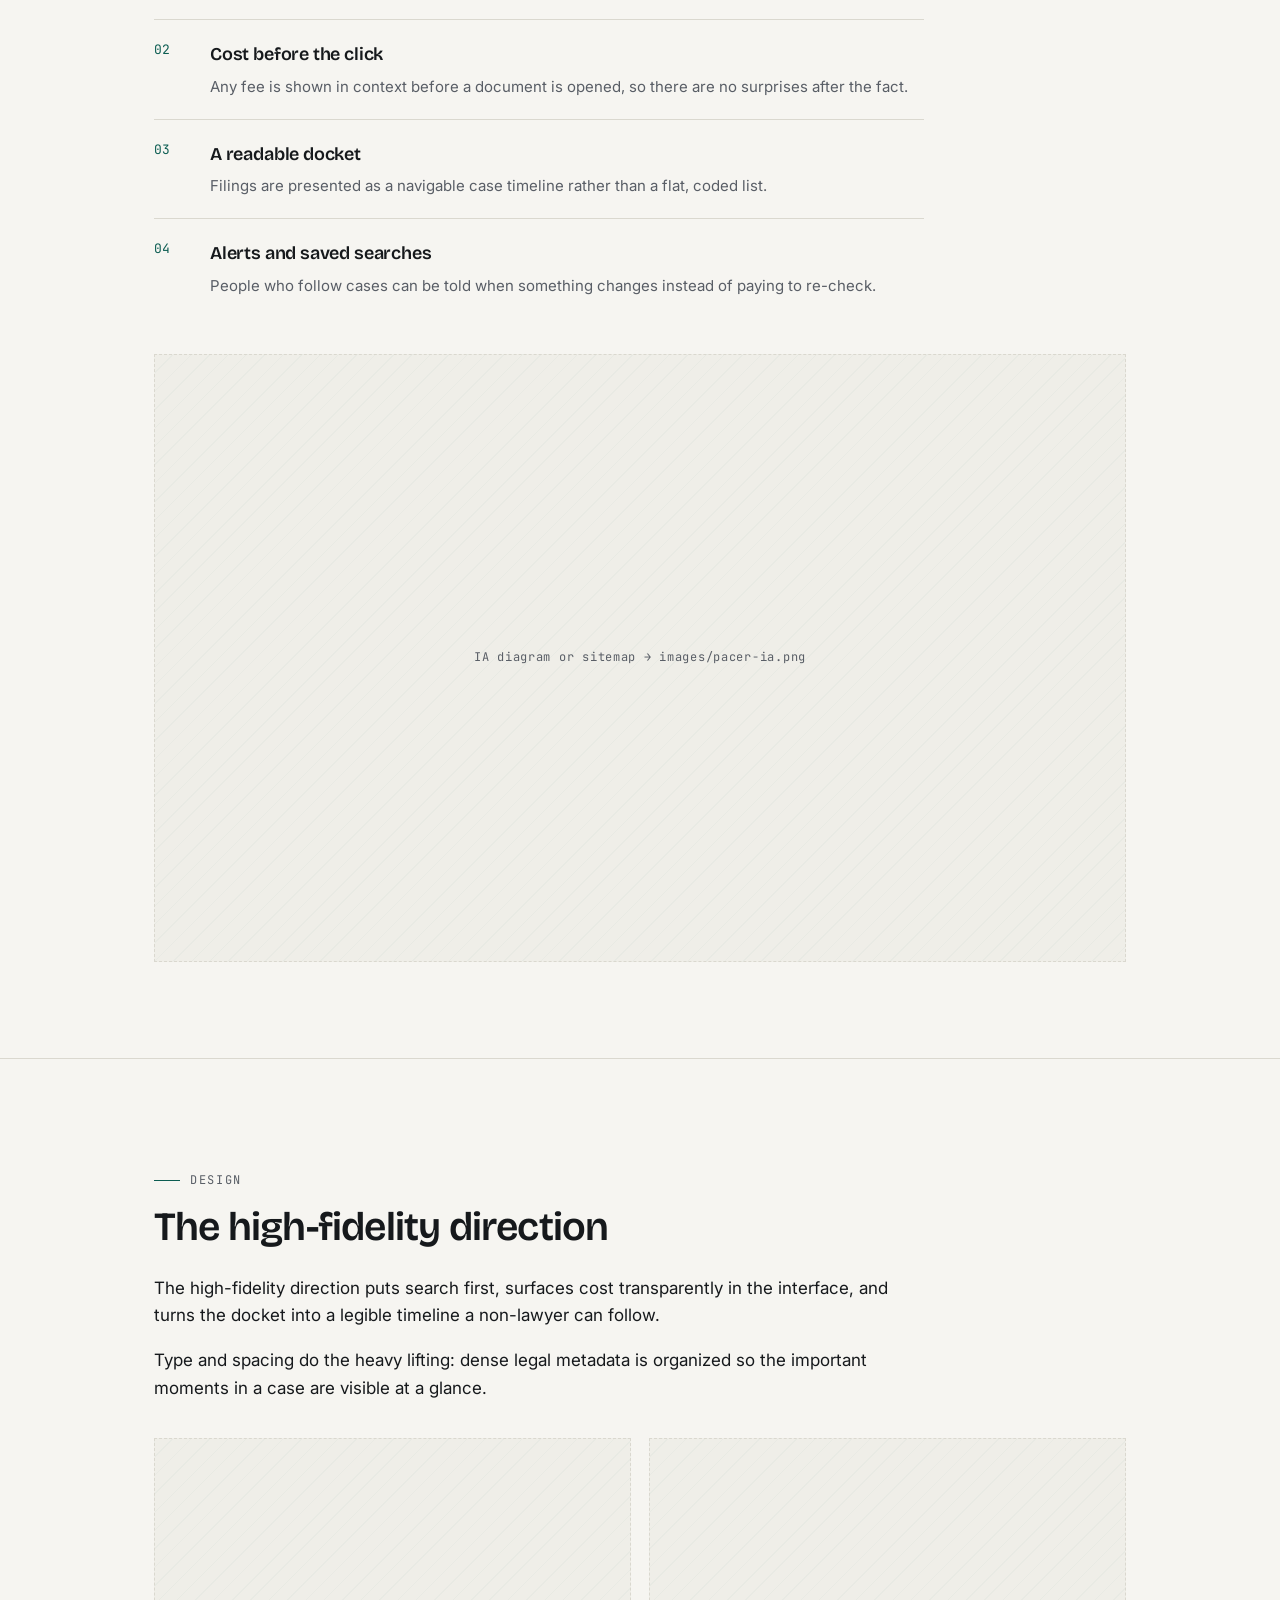
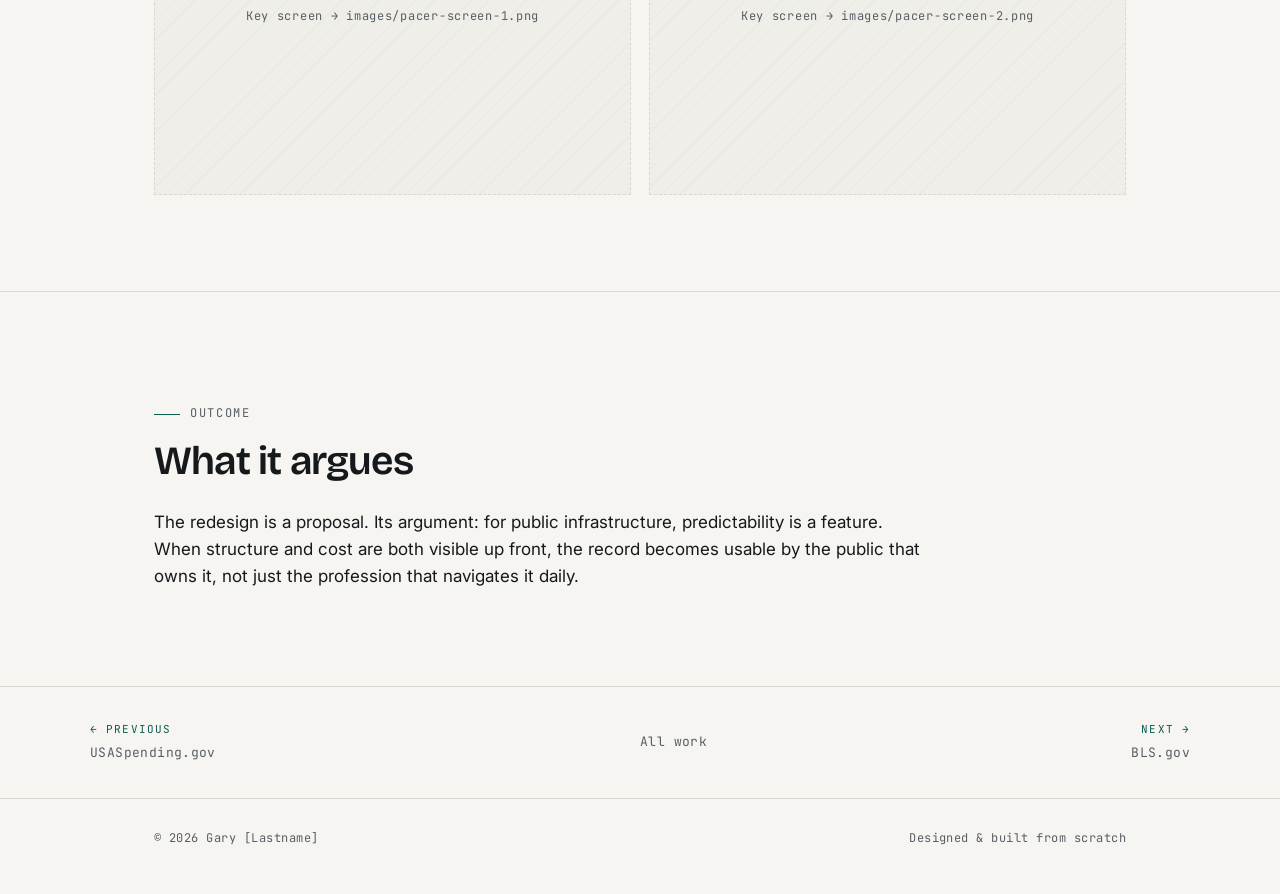
<file: GaryOlacsiPortfolioWebsite/pacer.html>
<!DOCTYPE html>
<html lang="en">
<head>
<meta charset="UTF-8" />
<meta name="viewport" content="width=device-width, initial-scale=1.0" />
<title>PACER.gov — Case study — Gary [Lastname]</title>
<meta name="description" content="Redesigning access to the public record of the federal courts so that finding a case doesn't require already knowing how the courts file one." />
<link rel="preconnect" href="https://fonts.googleapis.com" />
<link rel="preconnect" href="https://fonts.gstatic.com" crossorigin />
<link href="https://fonts.googleapis.com/css2?family=Bricolage+Grotesque:opsz,wght@12..96,400;12..96,500;12..96,600;12..96,700&family=Inter:wght@400;500;600&family=JetBrains+Mono:wght@400;500&display=swap" rel="stylesheet" />
<link rel="stylesheet" href="styles.css" />
</head>
<body>

  <header class="topbar">
    <div class="wrap topbar-inner">
      <!-- EDIT: your name -->
      <a href="index.html" class="brand">Gary [Lastname]<span class="dot">.</span></a>
      <nav class="nav" aria-label="Primary">
        <a class="back-link" href="index.html#work">← All work</a>
      </nav>
    </div>
  </header>

  <main id="top">

    <!-- ===== HERO ===== -->
    <section class="hero">
      <div class="wrap">
        <p class="eyebrow reveal">Concept study · Federal court records</p>
        <h1 class="reveal">PACER.gov</h1>
        <p class="hero-lede reveal">Redesigning access to the public record of the federal courts so that finding a case doesn't require already knowing how the courts file one.</p>
        <p class="readout reveal" style="margin-top:20px;">A self-directed concept study · Not affiliated with or endorsed by the Administrative Office of the U.S. Courts</p>

        <div class="hero-meta reveal">
          <div class="cell"><span class="k">Role</span><span class="v">Lead, design &amp; research</span></div>
          <div class="cell"><span class="k">Methods</span><span class="v">Eval · Research · Search/IA · Hi-fi</span></div>
          <div class="cell"><span class="k">Focus</span><span class="v">Court records access</span></div>
          <div class="cell"><span class="k">Format</span><span class="v">Concept study</span></div>
        </div>

        <!-- EDIT: replace the span with <img src="images/pacer-hero.png" alt="..."> -->
        <div class="shot cs-shot reveal"><span>Hero mockup → images/pacer-hero.png</span></div>
      </div>
    </section>

    <!-- ===== OVERVIEW ===== -->
    <section class="band">
      <div class="wrap">
        <div class="band-head reveal">
          <p class="eyebrow">Overview</p>
          <h2>The context</h2>
        </div>
        <div class="prose reveal" style="margin-top:26px;">
          <p>PACER provides electronic access to records from the U.S. federal courts. It is essential public infrastructure, but its interface and per-page fee model both assume professional familiarity with how the courts work.</p>
          <p>This study reimagines search, navigation, and cost transparency for the much wider public the record actually belongs to.</p>
        </div>
      </div>
    </section>

    <!-- ===== PROBLEM ===== -->
    <section class="band">
      <div class="wrap">
        <div class="band-head reveal">
          <p class="eyebrow">The problem</p>
          <h2>Open, but not legible</h2>
        </div>
        <div class="prose reveal" style="margin-top:26px;">
          <p>The experience is built for people who already know a case number and a court. Search rewards legal fluency, records are fragmented across courts, and the per-page billing is revealed only after you have committed to a click.</p>
          <p>Hidden structure and hidden cost are the same usability failure: in both, the system withholds what a person needs to decide what to do next.</p>
        </div>
      </div>
    </section>

    <!-- ===== RESEARCH ===== -->
    <section class="band">
      <div class="wrap">
        <div class="band-head reveal">
          <p class="eyebrow">Research</p>
          <h2>Who it's for, and what stops them</h2>
          <p>I ran an expert evaluation of the search and access flows, then modeled the range of people who depend on the record, from professionals to first-timers representing themselves. The throughline was a system that never orients a newcomer.</p>
        </div>
        <!-- EDIT: swap in your real personas, goals, and pain points -->
        <div class="persona-grid reveal">
          <article class="persona">
            <h3 class="role">Pro se litigant</h3>
            <p class="tagline">Representing myself</p>
            <dl>
              <dt>Goal</dt><dd>Find and follow their own case without a lawyer to translate.</dd>
              <dt>Frustration</dt><dd>Terminology and court structure form a wall before the first result.</dd>
            </dl>
          </article>
          <article class="persona">
            <h3 class="role">Paralegal</h3>
            <p class="tagline">Working the docket</p>
            <dl>
              <dt>Goal</dt><dd>Pull filings quickly across many cases for the attorneys they support.</dd>
              <dt>Frustration</dt><dd>Retrieval is slow, repetitive, and metered by the page.</dd>
            </dl>
          </article>
          <article class="persona">
            <h3 class="role">Court reporter</h3>
            <p class="tagline">Covering the courts</p>
            <dl>
              <dt>Goal</dt><dd>Monitor newsworthy filings as they appear.</dd>
              <dt>Frustration</dt><dd>No real discovery or alerting, and the cost of browsing adds up fast.</dd>
            </dl>
          </article>
        </div>
      </div>
    </section>

    <!-- ===== INFORMATION ARCHITECTURE ===== -->
    <section class="band">
      <div class="wrap">
        <div class="band-head reveal">
          <p class="eyebrow">Information architecture</p>
          <h2>The moves that matter</h2>
        </div>
        <ol class="steps reveal">
          <li><h4>One search across courts</h4><p>A unified, plain-language search replaces the court-by-court silos and the assumption of a known case number.</p></li>
          <li><h4>Cost before the click</h4><p>Any fee is shown in context before a document is opened, so there are no surprises after the fact.</p></li>
          <li><h4>A readable docket</h4><p>Filings are presented as a navigable case timeline rather than a flat, coded list.</p></li>
          <li><h4>Alerts and saved searches</h4><p>People who follow cases can be told when something changes instead of paying to re-check.</p></li>
        </ol>
        <!-- EDIT: drop your sitemap / IA diagram here -->
        <div class="shot tall reveal" style="margin-top:36px;"><span>IA diagram or sitemap → images/pacer-ia.png</span></div>
      </div>
    </section>

    <!-- ===== DESIGN ===== -->
    <section class="band">
      <div class="wrap">
        <div class="band-head reveal">
          <p class="eyebrow">Design</p>
          <h2>The high-fidelity direction</h2>
        </div>
        <div class="prose reveal" style="margin-top:26px;">
          <p>The high-fidelity direction puts search first, surfaces cost transparently in the interface, and turns the docket into a legible timeline a non-lawyer can follow.</p>
          <p>Type and spacing do the heavy lifting: dense legal metadata is organized so the important moments in a case are visible at a glance.</p>
        </div>
        <!-- EDIT: add two key screens -->
        <div class="shot-row reveal">
          <div class="shot"><span>Key screen → images/pacer-screen-1.png</span></div>
          <div class="shot"><span>Key screen → images/pacer-screen-2.png</span></div>
        </div>
      </div>
    </section>

    <!-- ===== OUTCOME ===== -->
    <section class="band">
      <div class="wrap">
        <div class="band-head reveal">
          <p class="eyebrow">Outcome</p>
          <h2>What it argues</h2>
        </div>
        <div class="prose reveal" style="margin-top:26px;">
          <p>The redesign is a proposal. Its argument: for public infrastructure, predictability is a feature. When structure and cost are both visible up front, the record becomes usable by the public that owns it, not just the profession that navigates it daily.</p>
        </div>
      </div>
    </section>

    <!-- ===== PAGER ===== -->
    <nav class="pager" aria-label="More case studies">
      <div class="wrap pager-inner">
        <a class="prev" href="usaspending.html"><span class="lbl">← Previous</span>USASpending.gov</a>
        <a class="back-link" href="index.html#work">All work</a>
        <a class="next" href="bls.html"><span class="lbl">Next →</span>BLS.gov</a>
      </div>
    </nav>

  </main>

  <footer>
    <div class="wrap foot-inner">
      <p>© <span id="year"></span> Gary [Lastname]</p>
      <p>Designed &amp; built from scratch</p>
    </div>
  </footer>

  <script>
    document.getElementById("year").textContent = new Date().getFullYear();
    var els = document.querySelectorAll(".reveal");
    if ("IntersectionObserver" in window && !window.matchMedia("(prefers-reduced-motion: reduce)").matches) {
      var io = new IntersectionObserver(function (entries) {
        entries.forEach(function (e) { if (e.isIntersecting) { e.target.classList.add("in"); io.unobserve(e.target); } });
      }, { threshold: 0.12 });
      els.forEach(function (el) { io.observe(el); });
    } else { els.forEach(function (el) { el.classList.add("in"); }); }
  </script>

</body>
</html>
</file>
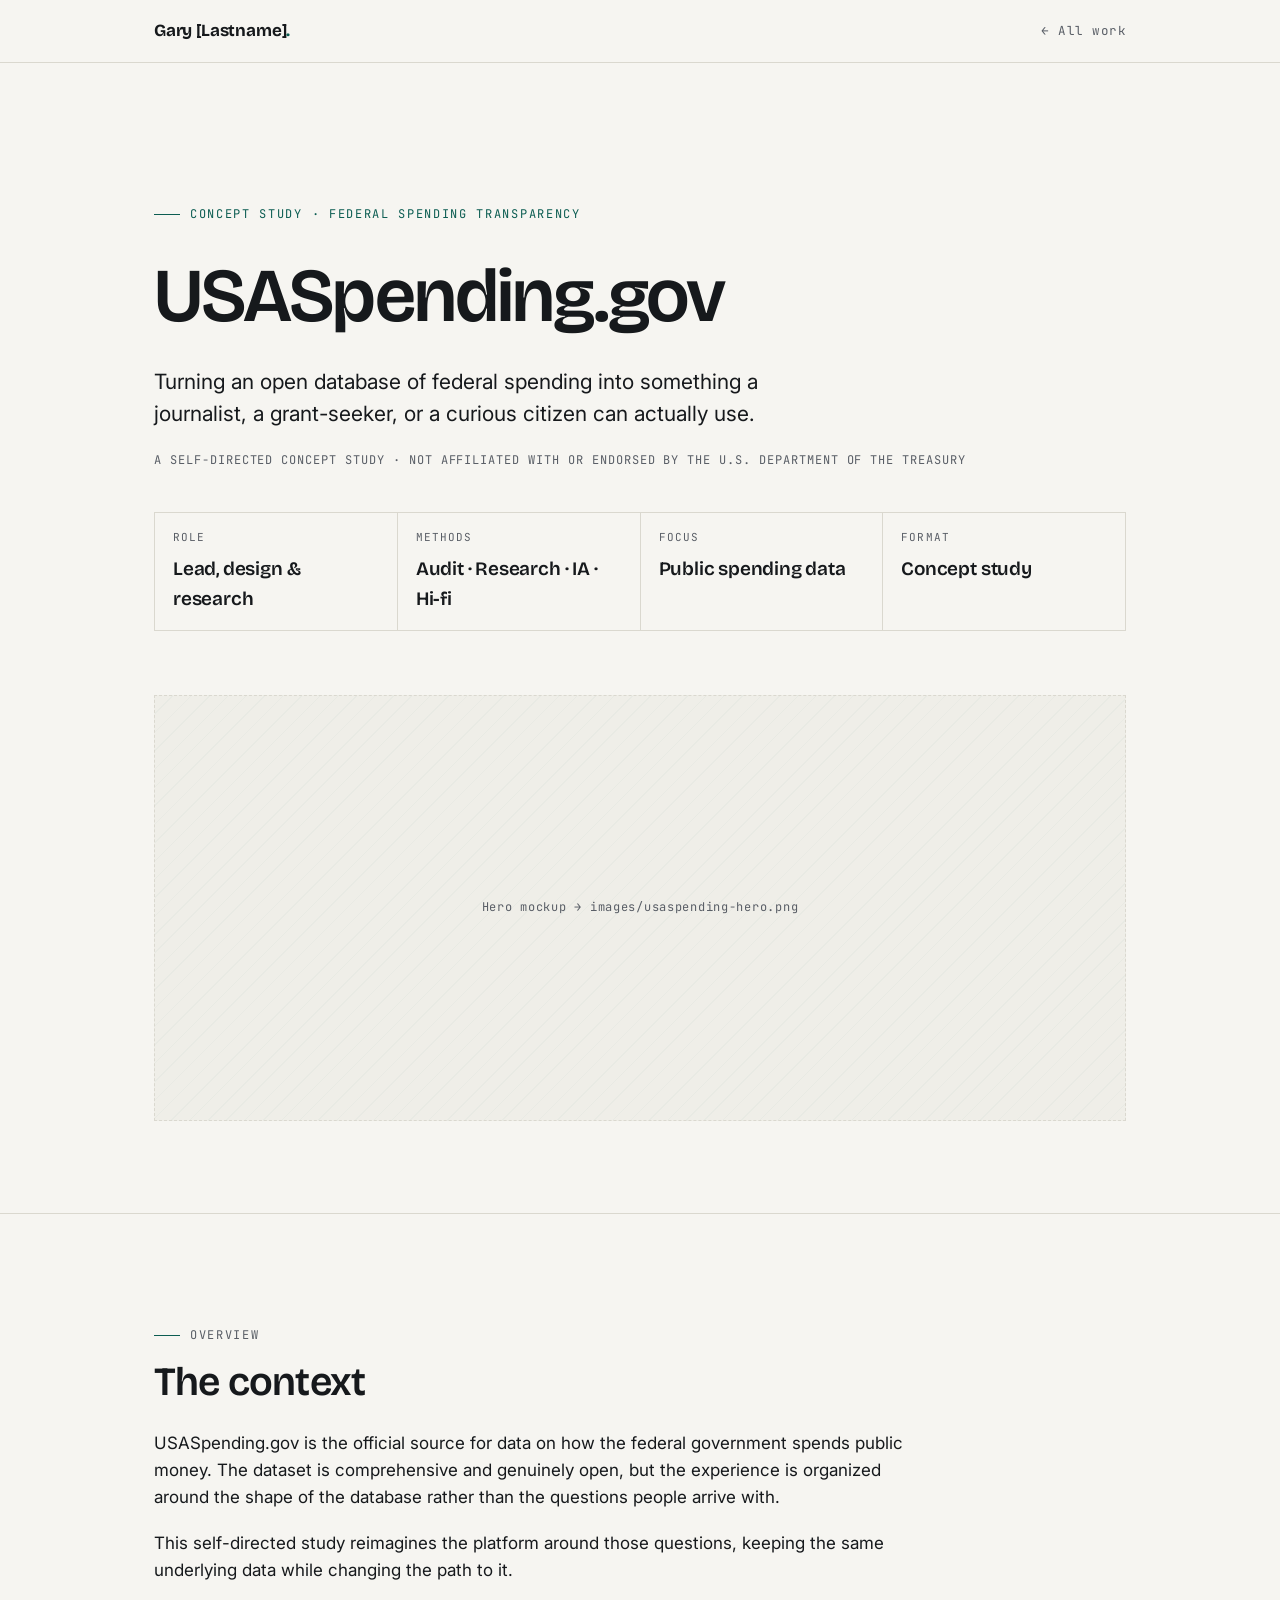
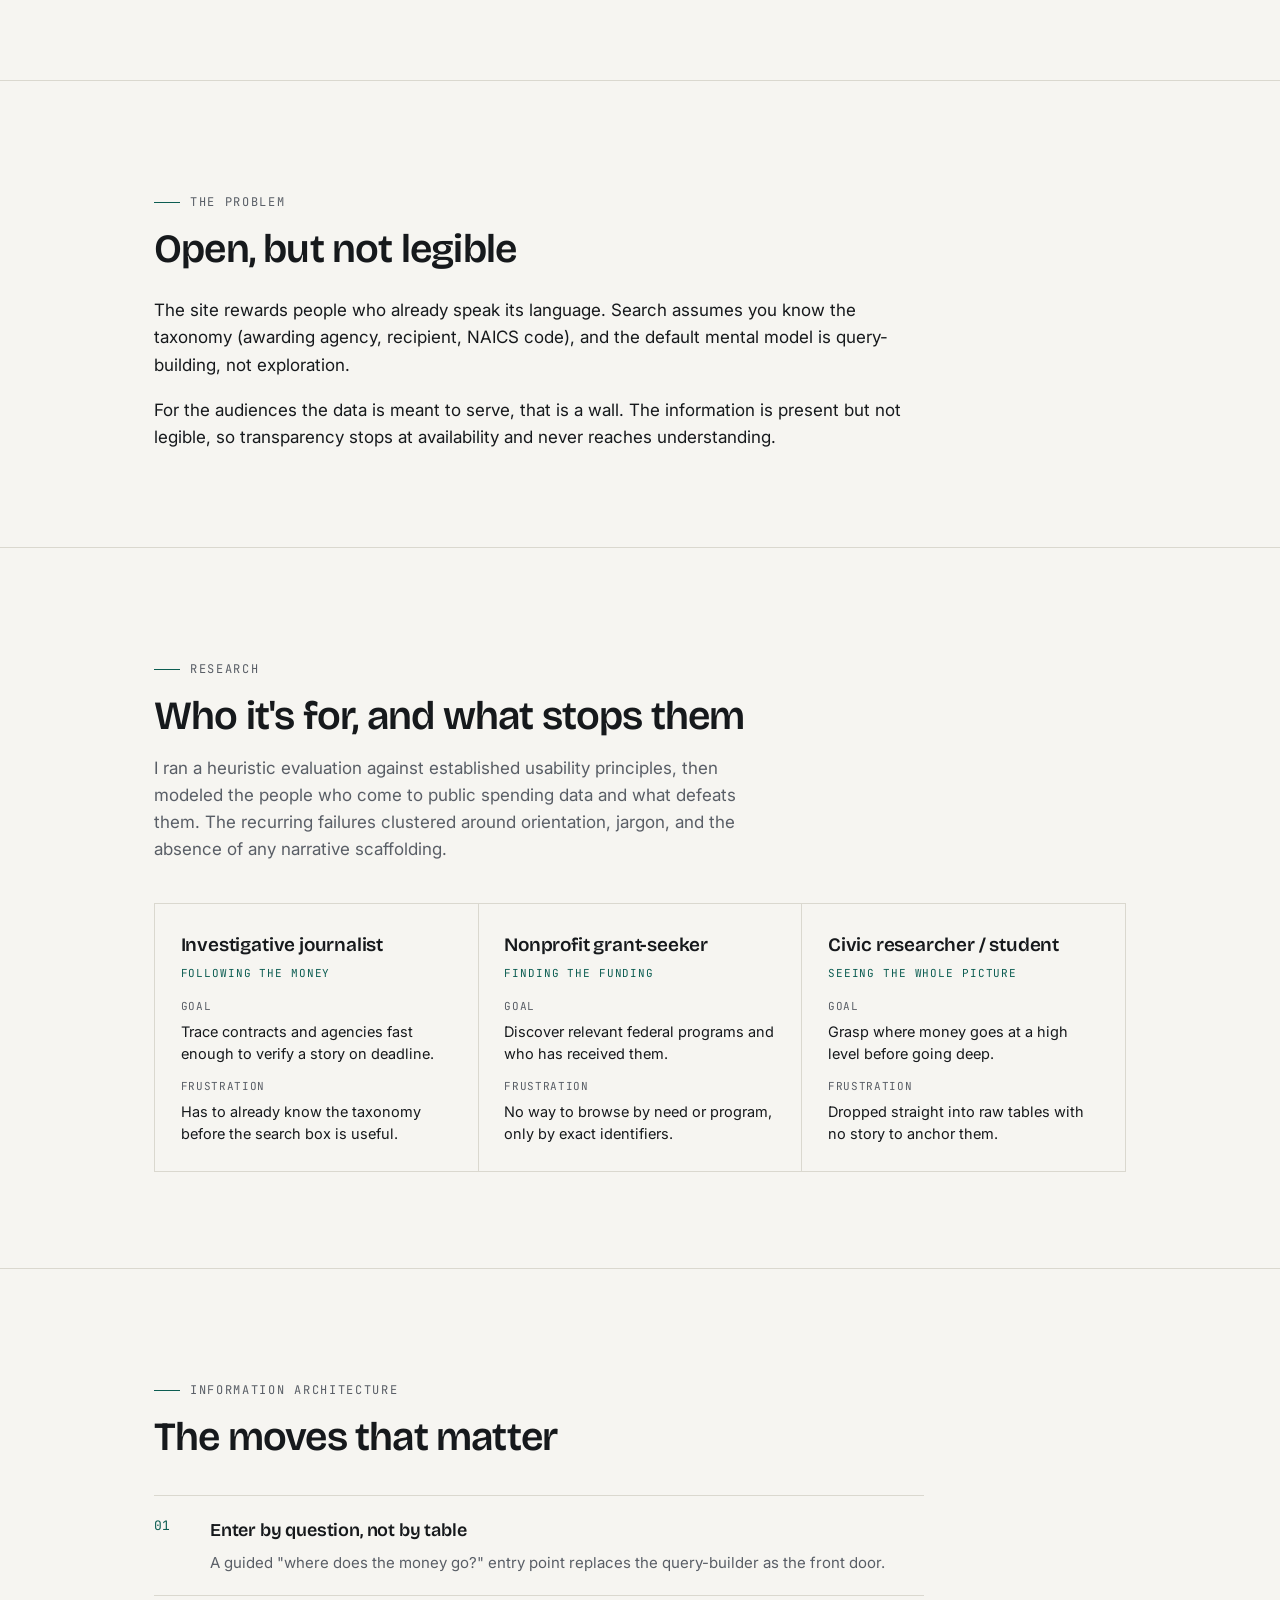
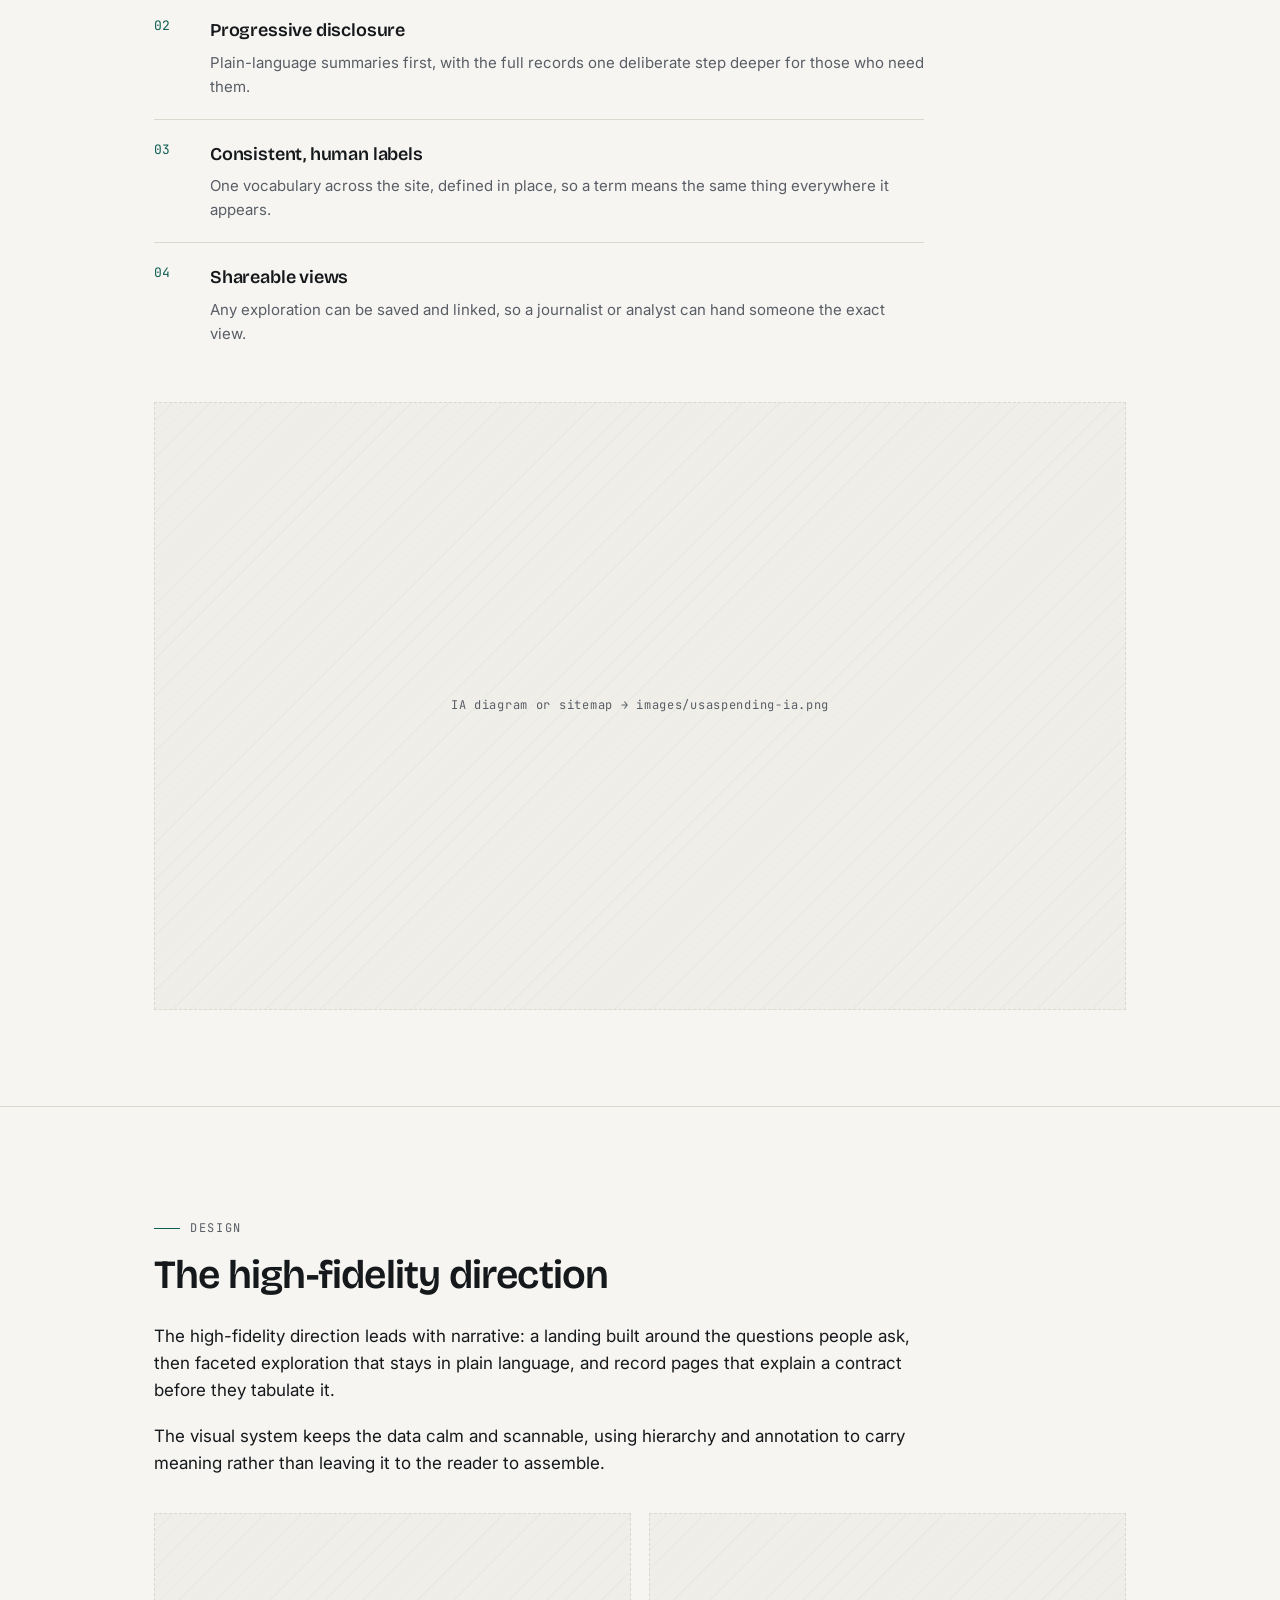
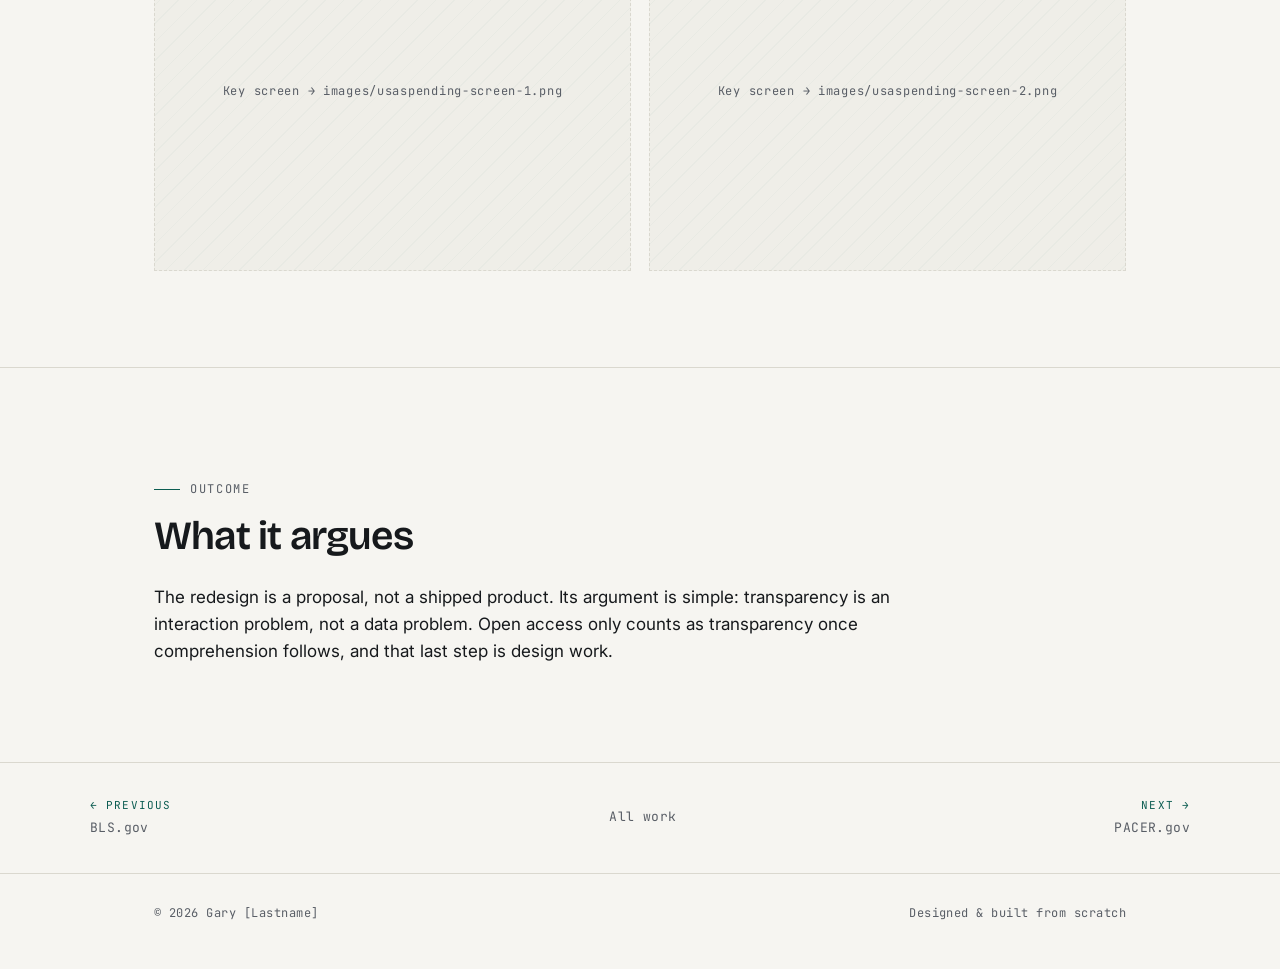
<file: GaryOlacsiPortfolioWebsite/usaspending.html>
<!DOCTYPE html>
<html lang="en">
<head>
<meta charset="UTF-8" />
<meta name="viewport" content="width=device-width, initial-scale=1.0" />
<title>USASpending.gov — Case study — Gary [Lastname]</title>
<meta name="description" content="Turning an open database of federal spending into something a journalist, a grant-seeker, or a curious citizen can actually use." />
<link rel="preconnect" href="https://fonts.googleapis.com" />
<link rel="preconnect" href="https://fonts.gstatic.com" crossorigin />
<link href="https://fonts.googleapis.com/css2?family=Bricolage+Grotesque:opsz,wght@12..96,400;12..96,500;12..96,600;12..96,700&family=Inter:wght@400;500;600&family=JetBrains+Mono:wght@400;500&display=swap" rel="stylesheet" />
<link rel="stylesheet" href="styles.css" />
</head>
<body>

  <header class="topbar">
    <div class="wrap topbar-inner">
      <!-- EDIT: your name -->
      <a href="index.html" class="brand">Gary [Lastname]<span class="dot">.</span></a>
      <nav class="nav" aria-label="Primary">
        <a class="back-link" href="index.html#work">← All work</a>
      </nav>
    </div>
  </header>

  <main id="top">

    <!-- ===== HERO ===== -->
    <section class="hero">
      <div class="wrap">
        <p class="eyebrow reveal">Concept study · Federal spending transparency</p>
        <h1 class="reveal">USASpending.gov</h1>
        <p class="hero-lede reveal">Turning an open database of federal spending into something a journalist, a grant-seeker, or a curious citizen can actually use.</p>
        <p class="readout reveal" style="margin-top:20px;">A self-directed concept study · Not affiliated with or endorsed by the U.S. Department of the Treasury</p>

        <div class="hero-meta reveal">
          <div class="cell"><span class="k">Role</span><span class="v">Lead, design &amp; research</span></div>
          <div class="cell"><span class="k">Methods</span><span class="v">Audit · Research · IA · Hi-fi</span></div>
          <div class="cell"><span class="k">Focus</span><span class="v">Public spending data</span></div>
          <div class="cell"><span class="k">Format</span><span class="v">Concept study</span></div>
        </div>

        <!-- EDIT: replace the span with <img src="images/usaspending-hero.png" alt="..."> -->
        <div class="shot cs-shot reveal"><span>Hero mockup → images/usaspending-hero.png</span></div>
      </div>
    </section>

    <!-- ===== OVERVIEW ===== -->
    <section class="band">
      <div class="wrap">
        <div class="band-head reveal">
          <p class="eyebrow">Overview</p>
          <h2>The context</h2>
        </div>
        <div class="prose reveal" style="margin-top:26px;">
          <p>USASpending.gov is the official source for data on how the federal government spends public money. The dataset is comprehensive and genuinely open, but the experience is organized around the shape of the database rather than the questions people arrive with.</p>
          <p>This self-directed study reimagines the platform around those questions, keeping the same underlying data while changing the path to it.</p>
        </div>
      </div>
    </section>

    <!-- ===== PROBLEM ===== -->
    <section class="band">
      <div class="wrap">
        <div class="band-head reveal">
          <p class="eyebrow">The problem</p>
          <h2>Open, but not legible</h2>
        </div>
        <div class="prose reveal" style="margin-top:26px;">
          <p>The site rewards people who already speak its language. Search assumes you know the taxonomy (awarding agency, recipient, NAICS code), and the default mental model is query-building, not exploration.</p>
          <p>For the audiences the data is meant to serve, that is a wall. The information is present but not legible, so transparency stops at availability and never reaches understanding.</p>
        </div>
      </div>
    </section>

    <!-- ===== RESEARCH ===== -->
    <section class="band">
      <div class="wrap">
        <div class="band-head reveal">
          <p class="eyebrow">Research</p>
          <h2>Who it's for, and what stops them</h2>
          <p>I ran a heuristic evaluation against established usability principles, then modeled the people who come to public spending data and what defeats them. The recurring failures clustered around orientation, jargon, and the absence of any narrative scaffolding.</p>
        </div>
        <!-- EDIT: swap in your real personas, goals, and pain points -->
        <div class="persona-grid reveal">
          <article class="persona">
            <h3 class="role">Investigative journalist</h3>
            <p class="tagline">Following the money</p>
            <dl>
              <dt>Goal</dt><dd>Trace contracts and agencies fast enough to verify a story on deadline.</dd>
              <dt>Frustration</dt><dd>Has to already know the taxonomy before the search box is useful.</dd>
            </dl>
          </article>
          <article class="persona">
            <h3 class="role">Nonprofit grant-seeker</h3>
            <p class="tagline">Finding the funding</p>
            <dl>
              <dt>Goal</dt><dd>Discover relevant federal programs and who has received them.</dd>
              <dt>Frustration</dt><dd>No way to browse by need or program, only by exact identifiers.</dd>
            </dl>
          </article>
          <article class="persona">
            <h3 class="role">Civic researcher / student</h3>
            <p class="tagline">Seeing the whole picture</p>
            <dl>
              <dt>Goal</dt><dd>Grasp where money goes at a high level before going deep.</dd>
              <dt>Frustration</dt><dd>Dropped straight into raw tables with no story to anchor them.</dd>
            </dl>
          </article>
        </div>
      </div>
    </section>

    <!-- ===== INFORMATION ARCHITECTURE ===== -->
    <section class="band">
      <div class="wrap">
        <div class="band-head reveal">
          <p class="eyebrow">Information architecture</p>
          <h2>The moves that matter</h2>
        </div>
        <ol class="steps reveal">
          <li><h4>Enter by question, not by table</h4><p>A guided "where does the money go?" entry point replaces the query-builder as the front door.</p></li>
          <li><h4>Progressive disclosure</h4><p>Plain-language summaries first, with the full records one deliberate step deeper for those who need them.</p></li>
          <li><h4>Consistent, human labels</h4><p>One vocabulary across the site, defined in place, so a term means the same thing everywhere it appears.</p></li>
          <li><h4>Shareable views</h4><p>Any exploration can be saved and linked, so a journalist or analyst can hand someone the exact view.</p></li>
        </ol>
        <!-- EDIT: drop your sitemap / IA diagram here -->
        <div class="shot tall reveal" style="margin-top:36px;"><span>IA diagram or sitemap → images/usaspending-ia.png</span></div>
      </div>
    </section>

    <!-- ===== DESIGN ===== -->
    <section class="band">
      <div class="wrap">
        <div class="band-head reveal">
          <p class="eyebrow">Design</p>
          <h2>The high-fidelity direction</h2>
        </div>
        <div class="prose reveal" style="margin-top:26px;">
          <p>The high-fidelity direction leads with narrative: a landing built around the questions people ask, then faceted exploration that stays in plain language, and record pages that explain a contract before they tabulate it.</p>
          <p>The visual system keeps the data calm and scannable, using hierarchy and annotation to carry meaning rather than leaving it to the reader to assemble.</p>
        </div>
        <!-- EDIT: add two key screens -->
        <div class="shot-row reveal">
          <div class="shot"><span>Key screen → images/usaspending-screen-1.png</span></div>
          <div class="shot"><span>Key screen → images/usaspending-screen-2.png</span></div>
        </div>
      </div>
    </section>

    <!-- ===== OUTCOME ===== -->
    <section class="band">
      <div class="wrap">
        <div class="band-head reveal">
          <p class="eyebrow">Outcome</p>
          <h2>What it argues</h2>
        </div>
        <div class="prose reveal" style="margin-top:26px;">
          <p>The redesign is a proposal, not a shipped product. Its argument is simple: transparency is an interaction problem, not a data problem. Open access only counts as transparency once comprehension follows, and that last step is design work.</p>
        </div>
      </div>
    </section>

    <!-- ===== PAGER ===== -->
    <nav class="pager" aria-label="More case studies">
      <div class="wrap pager-inner">
        <a class="prev" href="bls.html"><span class="lbl">← Previous</span>BLS.gov</a>
        <a class="back-link" href="index.html#work">All work</a>
        <a class="next" href="pacer.html"><span class="lbl">Next →</span>PACER.gov</a>
      </div>
    </nav>

  </main>

  <footer>
    <div class="wrap foot-inner">
      <p>© <span id="year"></span> Gary [Lastname]</p>
      <p>Designed &amp; built from scratch</p>
    </div>
  </footer>

  <script>
    document.getElementById("year").textContent = new Date().getFullYear();
    var els = document.querySelectorAll(".reveal");
    if ("IntersectionObserver" in window && !window.matchMedia("(prefers-reduced-motion: reduce)").matches) {
      var io = new IntersectionObserver(function (entries) {
        entries.forEach(function (e) { if (e.isIntersecting) { e.target.classList.add("in"); io.unobserve(e.target); } });
      }, { threshold: 0.12 });
      els.forEach(function (el) { io.observe(el); });
    } else { els.forEach(function (el) { el.classList.add("in"); }); }
  </script>

</body>
</html>
</file>
<file: GaryOlacsiPortfolioWebsite/styles.css>
/* ============================================================
   Portfolio — shared design system
   Edit colors and fonts here once; every page updates.
   ============================================================ */

:root {
  --paper:      #F6F5F1;
  --paper-2:    #EFEEE8;
  --ink:        #16191C;
  --muted:      #595E66;
  --line:       #DAD8CF;
  --accent:     #0C5D52;
  --accent-ink: #073A33;
  --accent-tint:#E5ECE9;

  --display: "Bricolage Grotesque", ui-sans-serif, system-ui, sans-serif;
  --body:    "Inter", ui-sans-serif, system-ui, sans-serif;
  --mono:    "JetBrains Mono", ui-monospace, "SFMono-Regular", monospace;

  --maxw: 1100px;
  --readw: 70ch;
  --gutter: clamp(20px, 5vw, 64px);
}

* { box-sizing: border-box; }
html { scroll-behavior: smooth; }
@media (prefers-reduced-motion: reduce) { html { scroll-behavior: auto; } }

body {
  margin: 0;
  background: var(--paper);
  color: var(--ink);
  font-family: var(--body);
  font-size: 17px;
  line-height: 1.6;
  -webkit-font-smoothing: antialiased;
  text-rendering: optimizeLegibility;
}

a { color: inherit; }

.wrap {
  max-width: var(--maxw);
  margin: 0 auto;
  padding-left: var(--gutter);
  padding-right: var(--gutter);
}

/* ---------- monospace readout / eyebrow system (the signature) ---------- */
.readout {
  font-family: var(--mono);
  font-size: 12px;
  letter-spacing: 0.08em;
  text-transform: uppercase;
  color: var(--muted);
}
.eyebrow {
  font-family: var(--mono);
  font-size: 12px;
  letter-spacing: 0.14em;
  text-transform: uppercase;
  color: var(--accent);
  display: inline-flex;
  align-items: center;
  gap: 10px;
}
.eyebrow::before {
  content: "";
  width: 26px;
  height: 1px;
  background: var(--accent);
  display: inline-block;
}

/* ---------- top bar ---------- */
.topbar {
  position: sticky;
  top: 0;
  z-index: 50;
  background: color-mix(in srgb, var(--paper) 86%, transparent);
  backdrop-filter: saturate(140%) blur(8px);
  border-bottom: 1px solid var(--line);
}
.topbar-inner {
  display: flex;
  align-items: center;
  justify-content: space-between;
  height: 62px;
}
.brand {
  font-family: var(--display);
  font-weight: 700;
  font-size: 17px;
  letter-spacing: -0.01em;
  text-decoration: none;
}
.brand .dot { color: var(--accent); }
.nav { display: flex; gap: 26px; align-items: center; }
.nav a {
  font-family: var(--mono);
  font-size: 12.5px;
  letter-spacing: 0.04em;
  text-decoration: none;
  color: var(--muted);
  padding: 4px 0;
  border-bottom: 1px solid transparent;
  transition: color .18s ease, border-color .18s ease;
}
.nav a:hover, .nav a:focus-visible { color: var(--ink); border-color: var(--accent); }
@media (max-width: 680px) { .nav.primary { display: none; } }

/* back link used on case study pages */
.back-link {
  font-family: var(--mono);
  font-size: 12.5px;
  letter-spacing: 0.04em;
  text-decoration: none;
  color: var(--muted);
  display: inline-flex;
  gap: 8px;
  transition: color .18s ease;
}
.back-link:hover, .back-link:focus-visible { color: var(--accent); }

/* ---------- hero ---------- */
.hero { padding: clamp(56px, 11vw, 130px) 0 clamp(48px, 8vw, 92px); }
.hero h1 {
  font-family: var(--display);
  font-weight: 600;
  font-size: clamp(34px, 6.4vw, 76px);
  line-height: 1.02;
  letter-spacing: -0.025em;
  margin: 22px 0 0;
  max-width: 16ch;
}
.hero h1 em { font-style: normal; color: var(--accent); }
.hero-lede {
  margin: 30px 0 0;
  font-size: clamp(17px, 2.1vw, 21px);
  line-height: 1.55;
  max-width: 54ch;
  color: var(--ink);
}
.hero-meta {
  margin-top: 42px;
  display: grid;
  grid-template-columns: repeat(4, minmax(0,1fr));
  gap: 1px;
  background: var(--line);
  border: 1px solid var(--line);
}
.hero-meta .cell { background: var(--paper); padding: 16px 18px; }
.hero-meta .k { display: block; font-family: var(--mono); font-size: 11px; letter-spacing: 0.1em; text-transform: uppercase; color: var(--muted); }
.hero-meta .v { display: block; margin-top: 7px; font-family: var(--display); font-weight: 600; font-size: clamp(15px, 1.8vw, 19px); letter-spacing: -0.01em; }
@media (max-width: 720px) { .hero-meta { grid-template-columns: repeat(2,1fr); } }

/* ---------- generic section frame ---------- */
.band { padding: clamp(54px, 8vw, 96px) 0; border-top: 1px solid var(--line); }
.band-head { max-width: 60ch; }
.band-head h2 {
  font-family: var(--display);
  font-weight: 600;
  font-size: clamp(26px, 3.6vw, 40px);
  line-height: 1.08;
  letter-spacing: -0.02em;
  margin: 16px 0 0;
}
.band-head p { color: var(--muted); margin: 16px 0 0; max-width: 56ch; }

/* ---------- selected work (home) ---------- */
.work-list { margin-top: 48px; display: grid; gap: 1px; background: var(--line); border: 1px solid var(--line); }
.case {
  background: var(--paper);
  display: grid;
  grid-template-columns: 64px 1fr;
  gap: 0 28px;
  padding: clamp(26px, 4vw, 42px) clamp(22px, 3vw, 38px);
  transition: background .2s ease;
}
.case:hover { background: var(--paper-2); }
.case-index { font-family: var(--mono); font-size: 13px; color: var(--accent); padding-top: 6px; }
.case-title {
  font-family: var(--display);
  font-weight: 600;
  font-size: clamp(22px, 3vw, 32px);
  letter-spacing: -0.02em;
  line-height: 1.1;
  margin: 0;
}
.case-title a { text-decoration: none; transition: color .18s ease; }
.case-title a:hover, .case-title a:focus-visible { color: var(--accent); }
.case-kicker { font-family: var(--mono); font-size: 12px; letter-spacing: 0.08em; text-transform: uppercase; color: var(--muted); margin: 0 0 8px; }
.case-summary { margin: 16px 0 0; max-width: 60ch; color: var(--ink); }

.case-grid { display: grid; grid-template-columns: repeat(2, minmax(0,1fr)); gap: 22px 38px; margin-top: 26px; }
.case-grid h4 { font-family: var(--mono); font-size: 11.5px; letter-spacing: 0.1em; text-transform: uppercase; color: var(--accent); margin: 0 0 8px; font-weight: 500; }
.case-grid p { margin: 0; font-size: 15.5px; line-height: 1.55; color: var(--ink); }
@media (max-width: 620px) { .case-grid { grid-template-columns: 1fr; } }

/* methods: a plain readout line, NOT clickable chips */
.case-methods {
  margin-top: 24px;
  font-family: var(--mono);
  font-size: 12.5px;
  letter-spacing: 0.03em;
  color: var(--muted);
  line-height: 1.7;
}
.case-methods .label { color: var(--accent); text-transform: uppercase; letter-spacing: 0.1em; margin-right: 6px; }

/* the one real link out of each card */
.case-cta {
  margin-top: 26px;
  display: inline-flex;
  align-items: center;
  gap: 9px;
  font-family: var(--mono);
  font-size: 13px;
  letter-spacing: 0.03em;
  color: var(--accent);
  text-decoration: none;
  border-bottom: 1px solid transparent;
  padding-bottom: 2px;
  transition: border-color .18s ease, gap .18s ease;
}
.case-cta:hover, .case-cta:focus-visible { border-color: var(--accent); gap: 14px; }

/* image slot the user can drop a screenshot into */
.shot {
  margin-top: 26px;
  aspect-ratio: 16 / 8;
  border: 1px dashed var(--line);
  background:
    repeating-linear-gradient(135deg, transparent 0 12px, rgba(12,93,82,0.03) 12px 13px),
    var(--paper-2);
  display: flex;
  align-items: center;
  justify-content: center;
  text-align: center;
  overflow: hidden;
}
.shot.tall { aspect-ratio: 16 / 10; }
.shot span { font-family: var(--mono); font-size: 12px; letter-spacing: 0.06em; color: var(--muted); padding: 0 16px; }
.shot img { width: 100%; height: 100%; object-fit: cover; display: block; }

@media (max-width: 560px) {
  .case { grid-template-columns: 1fr; gap: 6px; }
  .case-index { padding-top: 0; }
}

/* ---------- approach ---------- */
.approach-grid { margin-top: 48px; display: grid; grid-template-columns: repeat(3, 1fr); gap: 1px; background: var(--line); border: 1px solid var(--line); }
.approach-grid .col { background: var(--paper); padding: 30px clamp(22px,2.4vw,30px); }
.approach-grid .num { font-family: var(--mono); font-size: 12px; color: var(--accent); }
.approach-grid h3 { font-family: var(--display); font-weight: 600; font-size: 20px; letter-spacing: -0.01em; margin: 14px 0 10px; }
.approach-grid p { margin: 0; font-size: 15px; color: var(--muted); line-height: 1.55; }
@media (max-width: 760px) { .approach-grid { grid-template-columns: 1fr; } }

/* ---------- capabilities ---------- */
.cap-wrap { margin-top: 44px; display: grid; grid-template-columns: 1fr 1fr; gap: clamp(28px, 5vw, 72px); }
.cap-block h3 { font-family: var(--mono); font-size: 12px; letter-spacing: 0.1em; text-transform: uppercase; color: var(--accent); margin: 0 0 18px; font-weight: 500; }
.cap-block ul { list-style: none; margin: 0; padding: 0; }
.cap-block li { padding: 11px 0; border-top: 1px solid var(--line); font-size: 16px; }
.cap-block li:first-child { border-top: none; }
@media (max-width: 640px) { .cap-wrap { grid-template-columns: 1fr; gap: 36px; } }

/* ---------- contact ---------- */
.contact { border-top: 1px solid var(--line); padding: clamp(60px, 9vw, 110px) 0; }
.contact h2 {
  font-family: var(--display);
  font-weight: 600;
  font-size: clamp(30px, 5.2vw, 60px);
  letter-spacing: -0.025em;
  line-height: 1.04;
  margin: 18px 0 0;
  max-width: 18ch;
}
.contact h2 em { font-style: normal; color: var(--accent); }
.contact-links { margin-top: 38px; display: flex; flex-wrap: wrap; gap: 12px; }
.btn {
  font-family: var(--mono);
  font-size: 13px;
  letter-spacing: 0.04em;
  text-decoration: none;
  padding: 13px 20px;
  border: 1px solid var(--ink);
  display: inline-flex;
  align-items: center;
  gap: 9px;
  transition: background .18s ease, color .18s ease, border-color .18s ease;
}
.btn:hover, .btn:focus-visible { background: var(--ink); color: var(--paper); }
.btn.accent { border-color: var(--accent); color: var(--accent); }
.btn.accent:hover, .btn.accent:focus-visible { background: var(--accent); color: var(--paper); border-color: var(--accent); }

/* ============================================================
   CASE STUDY DETAIL PAGES
   ============================================================ */

/* full-width hero image under the case study hero */
.cs-shot {
  margin-top: clamp(34px, 6vw, 64px);
  aspect-ratio: 16 / 7;
}

/* readable prose column */
.prose { max-width: var(--readw); }
.prose p { margin: 0 0 18px; }
.prose p:last-child { margin-bottom: 0; }
.prose strong { font-weight: 600; }

/* research personas */
.persona-grid {
  margin-top: 40px;
  display: grid;
  grid-template-columns: repeat(3, 1fr);
  gap: 1px;
  background: var(--line);
  border: 1px solid var(--line);
}
.persona { background: var(--paper); padding: 26px clamp(20px,2vw,26px); }
.persona .role { font-family: var(--display); font-weight: 600; font-size: 19px; letter-spacing: -0.01em; margin: 0 0 4px; }
.persona .tagline { font-family: var(--mono); font-size: 11px; letter-spacing: 0.08em; text-transform: uppercase; color: var(--accent); margin: 0 0 16px; }
.persona dl { margin: 0; }
.persona dt { font-family: var(--mono); font-size: 11px; letter-spacing: 0.06em; text-transform: uppercase; color: var(--muted); margin-top: 14px; }
.persona dd { margin: 5px 0 0; font-size: 14.5px; line-height: 1.5; }
@media (max-width: 760px) { .persona-grid { grid-template-columns: 1fr; } }

/* a numbered IA / decision list */
.steps { margin-top: 36px; counter-reset: step; list-style: none; padding: 0; max-width: var(--readw); }
.steps li {
  counter-increment: step;
  position: relative;
  padding: 20px 0 20px 56px;
  border-top: 1px solid var(--line);
}
.steps li::before {
  content: counter(step, decimal-leading-zero);
  position: absolute;
  left: 0; top: 20px;
  font-family: var(--mono);
  font-size: 13px;
  color: var(--accent);
}
.steps h4 { font-family: var(--display); font-weight: 600; font-size: 18px; letter-spacing: -0.01em; margin: 0 0 6px; }
.steps p { margin: 0; color: var(--muted); font-size: 15px; }

/* two-up screen grid on detail pages */
.shot-row { margin-top: 36px; display: grid; grid-template-columns: 1fr 1fr; gap: 18px; }
.shot-row .shot { margin-top: 0; aspect-ratio: 4 / 3; }
@media (max-width: 640px) { .shot-row { grid-template-columns: 1fr; } }

/* prev / next pager */
.pager { border-top: 1px solid var(--line); }
.pager-inner { display: flex; justify-content: space-between; align-items: center; gap: 16px; padding: 34px 0; flex-wrap: wrap; }
.pager a {
  text-decoration: none;
  font-family: var(--mono);
  font-size: 13px;
  letter-spacing: 0.03em;
  color: var(--muted);
  display: inline-flex;
  flex-direction: column;
  gap: 4px;
  transition: color .18s ease;
}
.pager a:hover, .pager a:focus-visible { color: var(--accent); }
.pager a .lbl { font-size: 11px; letter-spacing: 0.1em; text-transform: uppercase; color: var(--accent); }
.pager a.next { text-align: right; }

/* ---------- footer ---------- */
footer { border-top: 1px solid var(--line); padding: 30px 0 46px; }
.foot-inner { display: flex; justify-content: space-between; flex-wrap: wrap; gap: 14px; }
.foot-inner p { margin: 0; font-family: var(--mono); font-size: 12px; letter-spacing: 0.04em; color: var(--muted); }

/* ---------- reveal animation ---------- */
.reveal { opacity: 0; transform: translateY(16px); transition: opacity .6s ease, transform .6s ease; }
.reveal.in { opacity: 1; transform: none; }
@media (prefers-reduced-motion: reduce) {
  .reveal { opacity: 1; transform: none; transition: none; }
}

:focus-visible { outline: 2px solid var(--accent); outline-offset: 3px; }
</file>
